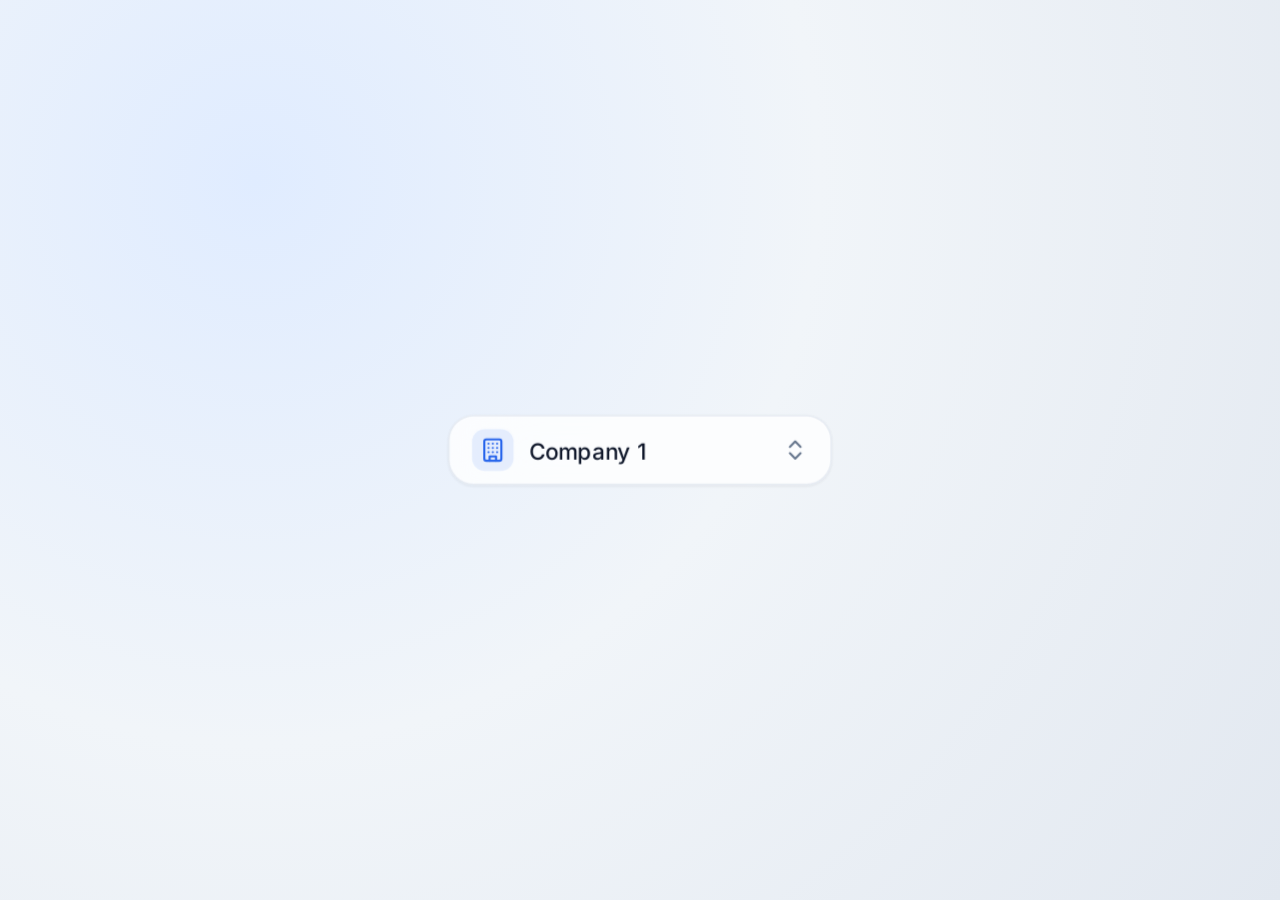
<file: 01-glass-shimmer-company-switcher/index.html>
<!DOCTYPE html>
<html lang="en">
<head>
  <meta charset="UTF-8" />
  <meta name="viewport" content="width=device-width, initial-scale=1.0" />
  <title>Glass Shimmer Company Switcher</title>
  <link rel="stylesheet" href="style.css" />
</head>
<body>
  <div class="showcase">
    <div class="company-switcher" id="companySwitcher">
      <button
        class="glass-shimmer-btn"
        id="switcherBtn"
        type="button"
        role="combobox"
        aria-expanded="false"
        aria-haspopup="listbox"
        aria-label="Select company"
        style="--shimmer-color: 37, 99, 235;"
      >
        <span class="btn-content">
          <span class="company-icon" aria-hidden="true">
            <svg width="16" height="16" viewBox="0 0 24 24" fill="none" stroke="currentColor" stroke-width="2" stroke-linecap="round" stroke-linejoin="round">
              <rect x="4" y="2" width="16" height="20" rx="2" ry="2"></rect>
              <path d="M9 22v-4h6v4"></path>
              <path d="M8 6h.01"></path>
              <path d="M16 6h.01"></path>
              <path d="M12 6h.01"></path>
              <path d="M12 10h.01"></path>
              <path d="M12 14h.01"></path>
              <path d="M16 10h.01"></path>
              <path d="M16 14h.01"></path>
              <path d="M8 10h.01"></path>
              <path d="M8 14h.01"></path>
            </svg>
          </span>
          <span class="company-name" id="selectedCompany">Company 1</span>
        </span>

        <svg class="chevron-icon" width="16" height="16" viewBox="0 0 24 24" fill="none" stroke="currentColor" stroke-width="2" stroke-linecap="round" stroke-linejoin="round" aria-hidden="true">
          <path d="m7 15 5 5 5-5"></path>
          <path d="m7 9 5-5 5 5"></path>
        </svg>
      </button>

      <ul class="company-menu" id="companyMenu" role="listbox" aria-label="Available companies">
        <li class="company-option is-selected" role="option" aria-selected="true" data-value="Company 1">
          <span>Company 1</span>
          <span class="check">✓</span>
        </li>
        <li class="company-option" role="option" aria-selected="false" data-value="Company 2">
          <span>Company 2</span>
          <span class="check">✓</span>
        </li>
        <li class="company-option" role="option" aria-selected="false" data-value="Company 3">
          <span>Company 3</span>
          <span class="check">✓</span>
        </li>
      </ul>
    </div>
  </div>

  <script src="script.js"></script>
</body>
</html>
</file>
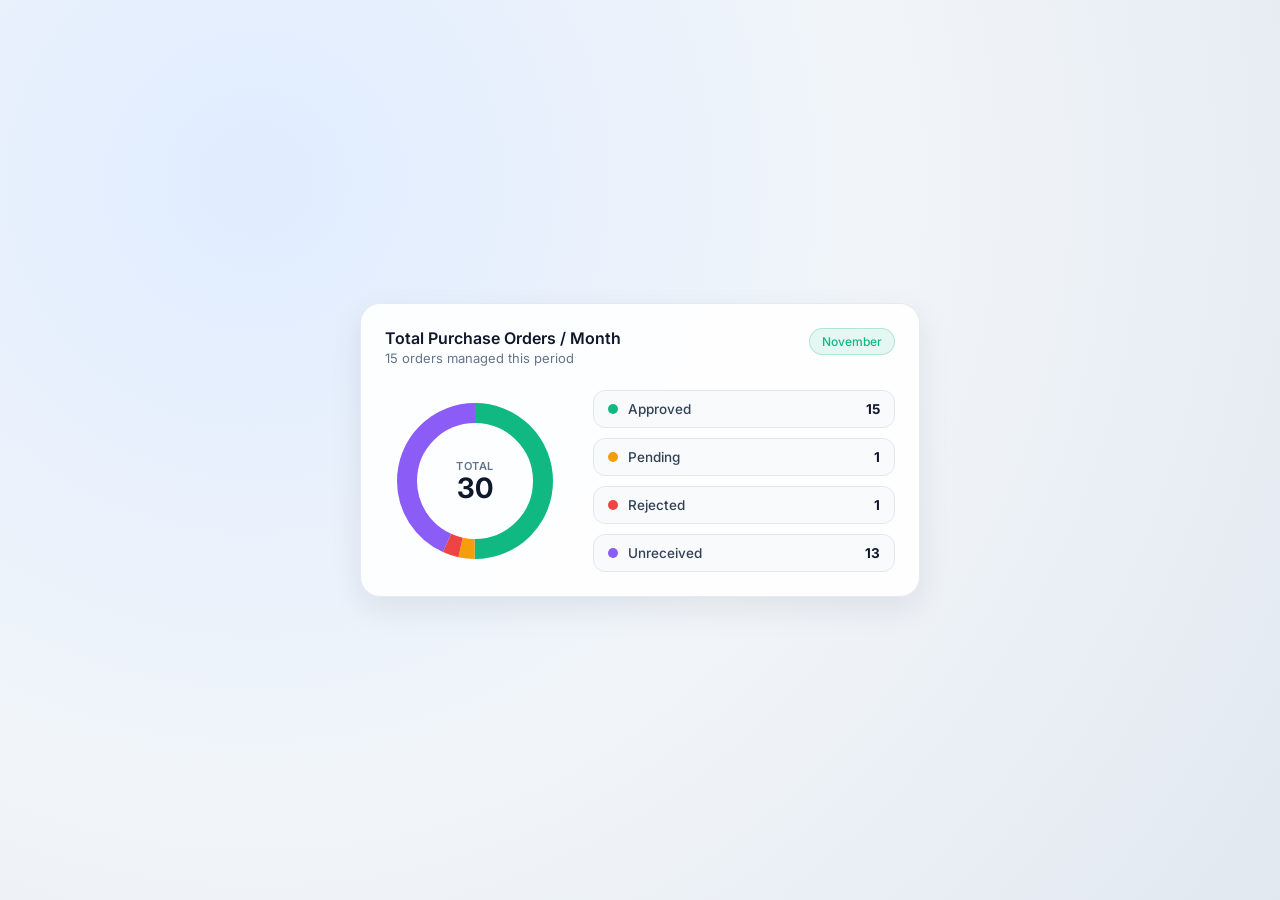
<file: 02-interactive-svg-donut-chart/index.html>
<!DOCTYPE html>
<html lang="en">
<head>
  <meta charset="UTF-8" />
  <meta name="viewport" content="width=device-width, initial-scale=1.0" />
  <title>Interactive Donut Chart Card</title>
  <link rel="stylesheet" href="style.css" />
</head>
<body>
  <div class="card">
    <div class="card-header">
      <div>
        <h2 class="card-title">Total Purchase Orders / Month</h2>
        <p class="card-subtitle">15 orders managed this period</p>
      </div>
      <span class="period-badge">November</span>
    </div>

    <div class="chart-layout">
      <div class="donut-wrapper">
        <svg class="donut-svg" viewBox="0 0 180 180">
          <circle class="donut-track" cx="90" cy="90" r="68" />
          <circle class="donut-segment" data-status="approved" cx="90" cy="90" r="68" stroke="#10b981" />
          <circle class="donut-segment" data-status="pending" cx="90" cy="90" r="68" stroke="#f59e0b" />
          <circle class="donut-segment" data-status="rejected" cx="90" cy="90" r="68" stroke="#ef4444" />
          <circle class="donut-segment" data-status="unreceived" cx="90" cy="90" r="68" stroke="#8b5cf6" />
        </svg>
        <div class="donut-center">
          <span class="center-label" id="centerLabel">TOTAL</span>
          <span class="center-value" id="centerValue">30</span>
        </div>
      </div>

      <div class="status-list">
        <div class="status-item" data-status="approved" data-count="15" data-label="Approved">
          <span class="status-left">
            <span class="dot" style="background: #10b981;"></span>
            <span>Approved</span>
          </span>
          <span class="status-count">15</span>
        </div>

        <div class="status-item" data-status="pending" data-count="1" data-label="Pending">
          <span class="status-left">
            <span class="dot" style="background: #f59e0b;"></span>
            <span>Pending</span>
          </span>
          <span class="status-count">1</span>
        </div>

        <div class="status-item" data-status="rejected" data-count="1" data-label="Rejected">
          <span class="status-left">
            <span class="dot" style="background: #ef4444;"></span>
            <span>Rejected</span>
          </span>
          <span class="status-count">1</span>
        </div>

        <div class="status-item" data-status="unreceived" data-count="13" data-label="Unreceived">
          <span class="status-left">
            <span class="dot" style="background: #8b5cf6;"></span>
            <span>Unreceived</span>
          </span>
          <span class="status-count">13</span>
        </div>
      </div>
    </div>
  </div>

  <script src="script.js"></script>
</body>
</html>
</file>
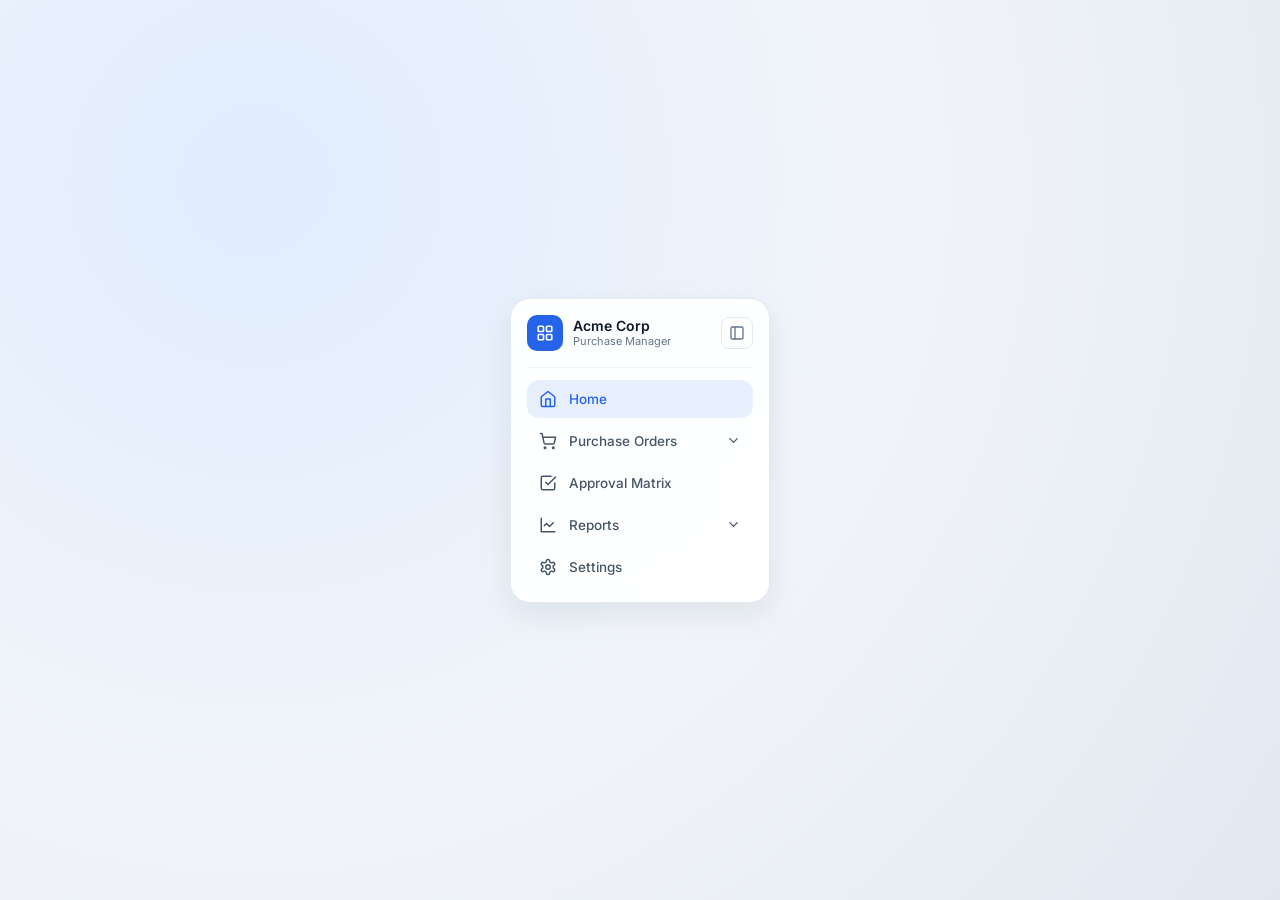
<file: 03-collapsible-saas-sidebar/index.html>
<!DOCTYPE html>
<html lang="en">
<head>
  <meta charset="UTF-8" />
  <meta name="viewport" content="width=device-width, initial-scale=1.0" />
  <title>Collapsible SaaS Sidebar</title>
  <link rel="stylesheet" href="style.css" />
</head>
<body>
  <aside class="sidebar" id="sidebar">
    <div class="sidebar-header">
      <div class="brand">
        <div class="brand-logo">
          <svg width="18" height="18" viewBox="0 0 24 24" fill="none" stroke="currentColor" stroke-width="2.2" stroke-linecap="round" stroke-linejoin="round">
            <rect x="3" y="3" width="7" height="7" rx="1"></rect>
            <rect x="14" y="3" width="7" height="7" rx="1"></rect>
            <rect x="14" y="14" width="7" height="7" rx="1"></rect>
            <rect x="3" y="14" width="7" height="7" rx="1"></rect>
          </svg>
        </div>
        <div class="brand-text">
          <span class="brand-name">Acme Corp</span>
          <span class="brand-sub">Purchase Manager</span>
        </div>
      </div>

      <button class="collapse-btn" id="collapseBtn" type="button" aria-label="Toggle sidebar">
        <svg width="16" height="16" viewBox="0 0 24 24" fill="none" stroke="currentColor" stroke-width="2" stroke-linecap="round" stroke-linejoin="round">
          <rect x="3" y="3" width="18" height="18" rx="2"></rect>
          <path d="M9 3v18"></path>
        </svg>
      </button>
    </div>

    <nav class="nav-list" aria-label="Main navigation">
      <a href="#" class="nav-item is-active" data-nav>
        <svg class="nav-icon" width="18" height="18" viewBox="0 0 24 24" fill="none" stroke="currentColor" stroke-width="2" stroke-linecap="round" stroke-linejoin="round">
          <path d="m3 9 9-7 9 7v11a2 2 0 0 1-2 2H5a2 2 0 0 1-2-2z"></path>
          <polyline points="9 22 9 12 15 12 15 22"></polyline>
        </svg>
        <span class="nav-label">Home</span>
      </a>

      <div class="nav-group">
        <button class="nav-item has-sub" type="button" data-submenu-toggle aria-expanded="false">
          <svg class="nav-icon" width="18" height="18" viewBox="0 0 24 24" fill="none" stroke="currentColor" stroke-width="2" stroke-linecap="round" stroke-linejoin="round">
            <circle cx="8" cy="21" r="1"></circle>
            <circle cx="19" cy="21" r="1"></circle>
            <path d="M2.05 2.05h2l2.66 12.42a2 2 0 0 0 2 1.58h9.78a2 2 0 0 0 1.95-1.57l1.65-7.43H5.12"></path>
          </svg>
          <span class="nav-label">Purchase Orders</span>
          <svg class="chevron" width="15" height="15" viewBox="0 0 24 24" fill="none" stroke="currentColor" stroke-width="2" stroke-linecap="round" stroke-linejoin="round">
            <path d="m6 9 6 6 6-6"></path>
          </svg>
        </button>
        <div class="submenu">
          <a href="#" class="sub-item" data-nav>All Orders</a>
          <a href="#" class="sub-item" data-nav>Pending Approval</a>
          <a href="#" class="sub-item" data-nav>Create New</a>
        </div>
      </div>

      <a href="#" class="nav-item" data-nav>
        <svg class="nav-icon" width="18" height="18" viewBox="0 0 24 24" fill="none" stroke="currentColor" stroke-width="2" stroke-linecap="round" stroke-linejoin="round">
          <path d="M9 11l3 3L22 4"></path>
          <path d="M21 12v7a2 2 0 0 1-2 2H5a2 2 0 0 1-2-2V5a2 2 0 0 1 2-2h11"></path>
        </svg>
        <span class="nav-label">Approval Matrix</span>
      </a>

      <div class="nav-group">
        <button class="nav-item has-sub" type="button" data-submenu-toggle aria-expanded="false">
          <svg class="nav-icon" width="18" height="18" viewBox="0 0 24 24" fill="none" stroke="currentColor" stroke-width="2" stroke-linecap="round" stroke-linejoin="round">
            <path d="M3 3v18h18"></path>
            <path d="m19 9-5 5-4-4-3 3"></path>
          </svg>
          <span class="nav-label">Reports</span>
          <svg class="chevron" width="15" height="15" viewBox="0 0 24 24" fill="none" stroke="currentColor" stroke-width="2" stroke-linecap="round" stroke-linejoin="round">
            <path d="m6 9 6 6 6-6"></path>
          </svg>
        </button>
        <div class="submenu">
          <a href="#" class="sub-item" data-nav>Monthly Summary</a>
          <a href="#" class="sub-item" data-nav>Cost Centers</a>
        </div>
      </div>

      <a href="#" class="nav-item" data-nav>
        <svg class="nav-icon" width="18" height="18" viewBox="0 0 24 24" fill="none" stroke="currentColor" stroke-width="2" stroke-linecap="round" stroke-linejoin="round">
          <path d="M12.22 2h-.44a2 2 0 0 0-2 2v.18a2 2 0 0 1-1 1.73l-.43.25a2 2 0 0 1-2 0l-.15-.08a2 2 0 0 0-2.73.73l-.22.38a2 2 0 0 0 .73 2.73l.15.1a2 2 0 0 1 1 1.72v.51a2 2 0 0 1-1 1.74l-.15.09a2 2 0 0 0-.73 2.73l.22.38a2 2 0 0 0 2.73.73l.15-.08a2 2 0 0 1 2 0l.43.25a2 2 0 0 1 1 1.73V20a2 2 0 0 0 2 2h.44a2 2 0 0 0 2-2v-.18a2 2 0 0 1 1-1.73l.43-.25a2 2 0 0 1 2 0l.15.08a2 2 0 0 0 2.73-.73l.22-.39a2 2 0 0 0-.73-2.73l-.15-.08a2 2 0 0 1-1-1.74v-.5a2 2 0 0 1 1-1.74l.15-.09a2 2 0 0 0 .73-2.73l-.22-.38a2 2 0 0 0-2.73-.73l-.15.08a2 2 0 0 1-2 0l-.43-.25a2 2 0 0 1-1-1.73V4a2 2 0 0 0-2-2z"></path>
          <circle cx="12" cy="12" r="3"></circle>
        </svg>
        <span class="nav-label">Settings</span>
      </a>
    </nav>
  </aside>

  <script src="script.js"></script>
</body>
</html>
</file>
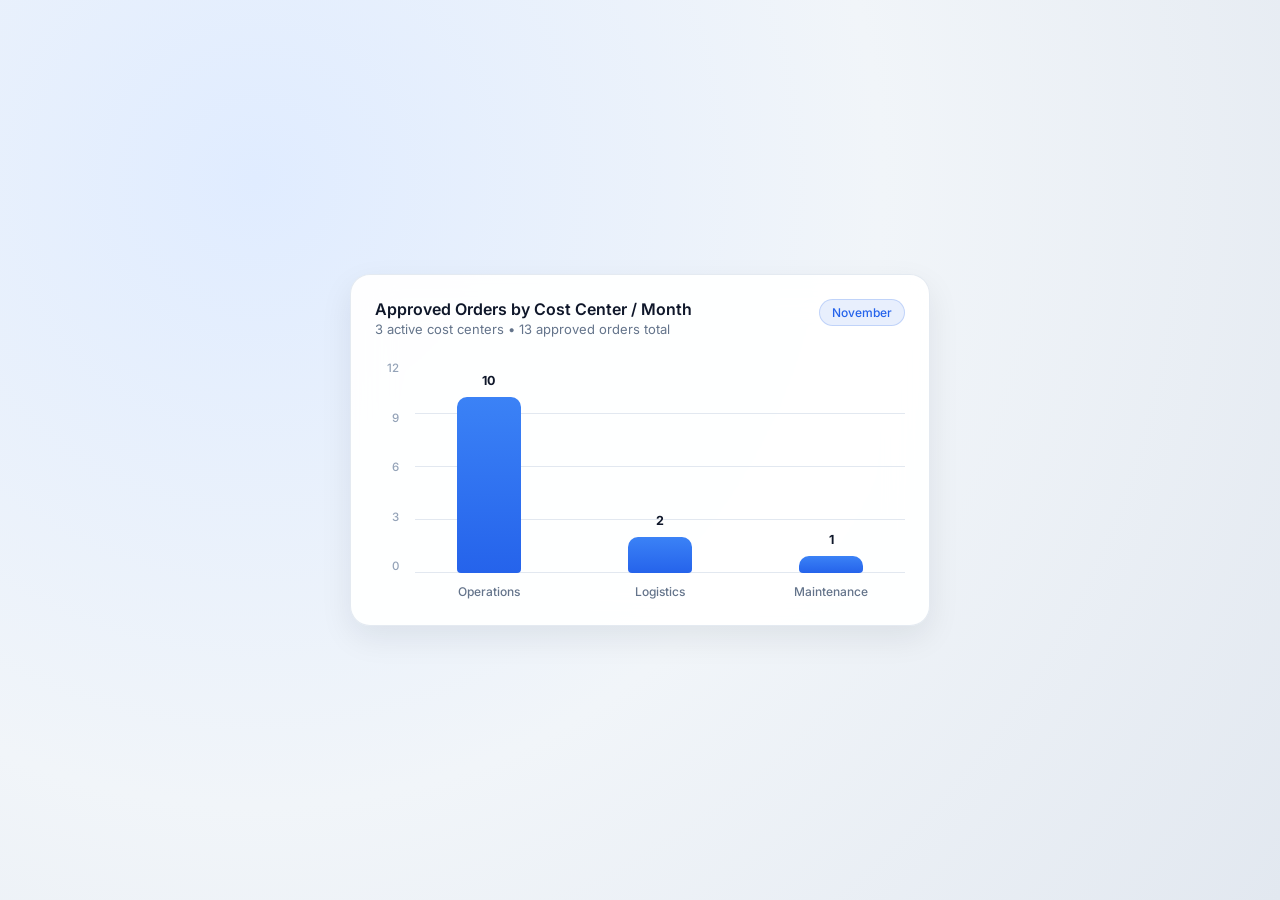
<file: 04-interactive-saas-bar-chart/index.html>
<!DOCTYPE html>
<html lang="en">
<head>
  <meta charset="UTF-8" />
  <meta name="viewport" content="width=device-width, initial-scale=1.0" />
  <title>Interactive SaaS Bar Chart</title>
  <link rel="stylesheet" href="style.css" />
</head>
<body>
  <div class="card">
    <div class="card-header">
      <div>
        <h2 class="card-title">Approved Orders by Cost Center / Month</h2>
        <p class="card-subtitle">3 active cost centers • 13 approved orders total</p>
      </div>
      <span class="badge">November</span>
    </div>

    <div class="chart-area">
      <div class="y-axis">
        <span>12</span>
        <span>9</span>
        <span>6</span>
        <span>3</span>
        <span>0</span>
      </div>

      <div class="bars-grid" id="barsGrid">
        <div class="bar-col" data-label="Operations" data-value="10">
          <div class="bar-track">
            <div class="bar-fill" style="--target-height: 83%;">
              <span class="bar-value">10</span>
            </div>
          </div>
          <span class="bar-label">Operations</span>
        </div>

        <div class="bar-col" data-label="Logistics" data-value="2">
          <div class="bar-track">
            <div class="bar-fill" style="--target-height: 17%;">
              <span class="bar-value">2</span>
            </div>
          </div>
          <span class="bar-label">Logistics</span>
        </div>

        <div class="bar-col" data-label="Maintenance" data-value="1">
          <div class="bar-track">
            <div class="bar-fill" style="--target-height: 8%;">
              <span class="bar-value">1</span>
            </div>
          </div>
          <span class="bar-label">Maintenance</span>
        </div>
      </div>

      <div class="tooltip" id="tooltip" role="status" aria-hidden="true"></div>
    </div>
  </div>

  <script src="script.js"></script>
</body>
</html>
</file>
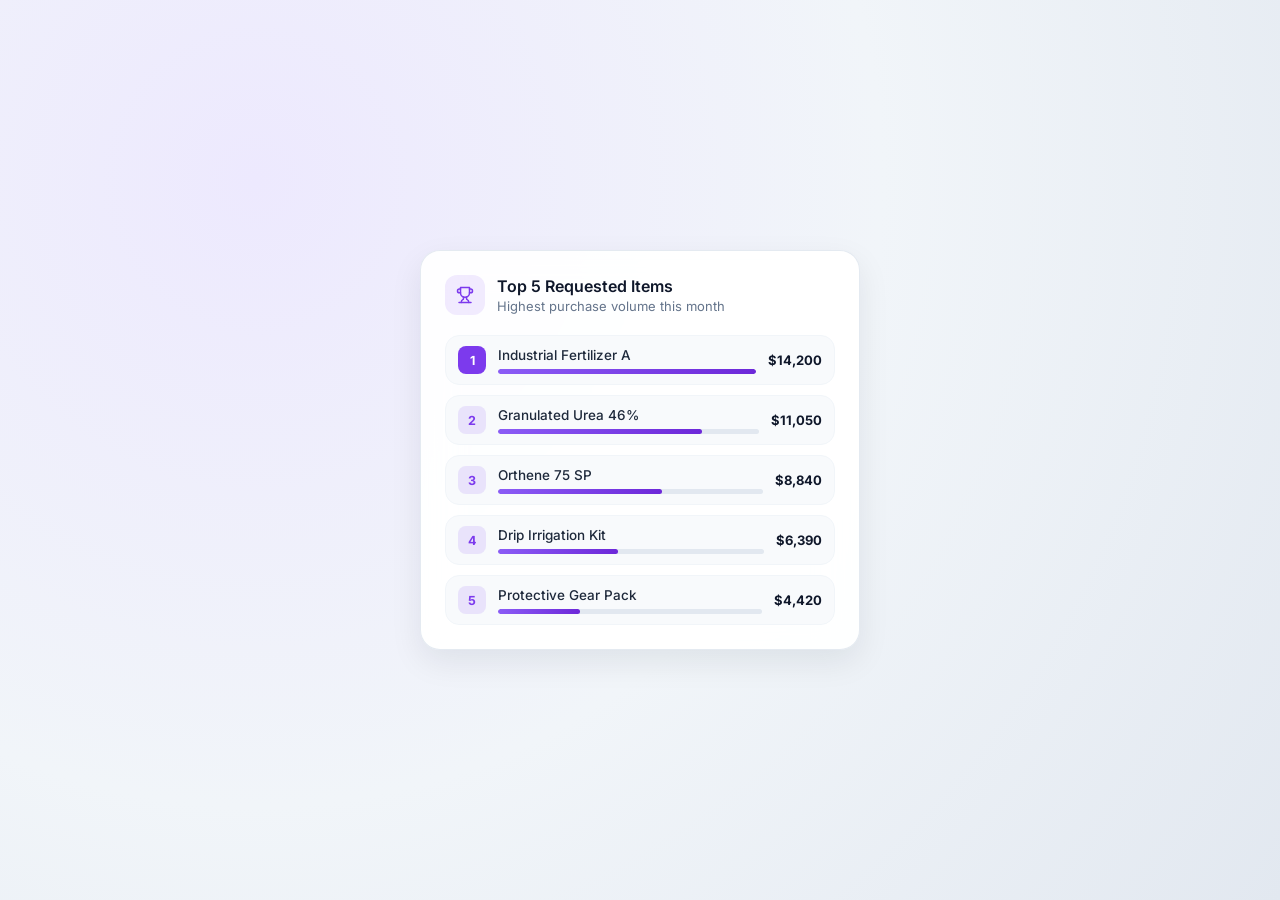
<file: 05-saas-top-5-ranking-card/index.html>
<!DOCTYPE html>
<html lang="en">
<head>
  <meta charset="UTF-8" />
  <meta name="viewport" content="width=device-width, initial-scale=1.0" />
  <title>SaaS Top 5 Ranking Card</title>
  <link rel="stylesheet" href="style.css" />
</head>
<body>
  <div class="card">
    <div class="card-header">
      <div class="header-icon">
        <svg width="18" height="18" viewBox="0 0 24 24" fill="none" stroke="currentColor" stroke-width="2" stroke-linecap="round" stroke-linejoin="round">
          <path d="M6 9H4.5a2.5 2.5 0 0 1 0-5H6"></path>
          <path d="M18 9h1.5a2.5 2.5 0 0 0 0-5H18"></path>
          <path d="M4 22h16"></path>
          <path d="M10 14.66V17c0 .55-.47.98-.97 1.21C7.85 18.75 7 20.24 7 22"></path>
          <path d="M14 14.66V17c0 .55.47.98.97 1.21C16.15 18.75 17 20.24 17 22"></path>
          <path d="M18 2H6v7a6 6 0 0 0 12 0V2Z"></path>
        </svg>
      </div>
      <div>
        <h2 class="card-title">Top 5 Requested Items</h2>
        <p class="card-subtitle">Highest purchase volume this month</p>
      </div>
    </div>

    <ul class="ranking-list">
      <li class="ranking-item" style="--fill: 100%;">
        <span class="rank-badge">1</span>
        <div class="item-info">
          <span class="item-name">Industrial Fertilizer A</span>
          <div class="progress-track"><div class="progress-bar"></div></div>
        </div>
        <span class="item-value">$14,200</span>
      </li>

      <li class="ranking-item" style="--fill: 78%;">
        <span class="rank-badge">2</span>
        <div class="item-info">
          <span class="item-name">Granulated Urea 46%</span>
          <div class="progress-track"><div class="progress-bar"></div></div>
        </div>
        <span class="item-value">$11,050</span>
      </li>

      <li class="ranking-item" style="--fill: 62%;">
        <span class="rank-badge">3</span>
        <div class="item-info">
          <span class="item-name">Orthene 75 SP</span>
          <div class="progress-track"><div class="progress-bar"></div></div>
        </div>
        <span class="item-value">$8,840</span>
      </li>

      <li class="ranking-item" style="--fill: 45%;">
        <span class="rank-badge">4</span>
        <div class="item-info">
          <span class="item-name">Drip Irrigation Kit</span>
          <div class="progress-track"><div class="progress-bar"></div></div>
        </div>
        <span class="item-value">$6,390</span>
      </li>

      <li class="ranking-item" style="--fill: 31%;">
        <span class="rank-badge">5</span>
        <div class="item-info">
          <span class="item-name">Protective Gear Pack</span>
          <div class="progress-track"><div class="progress-bar"></div></div>
        </div>
        <span class="item-value">$4,420</span>
      </li>
    </ul>
  </div>

  <script src="script.js"></script>
</body>
</html>
</file>
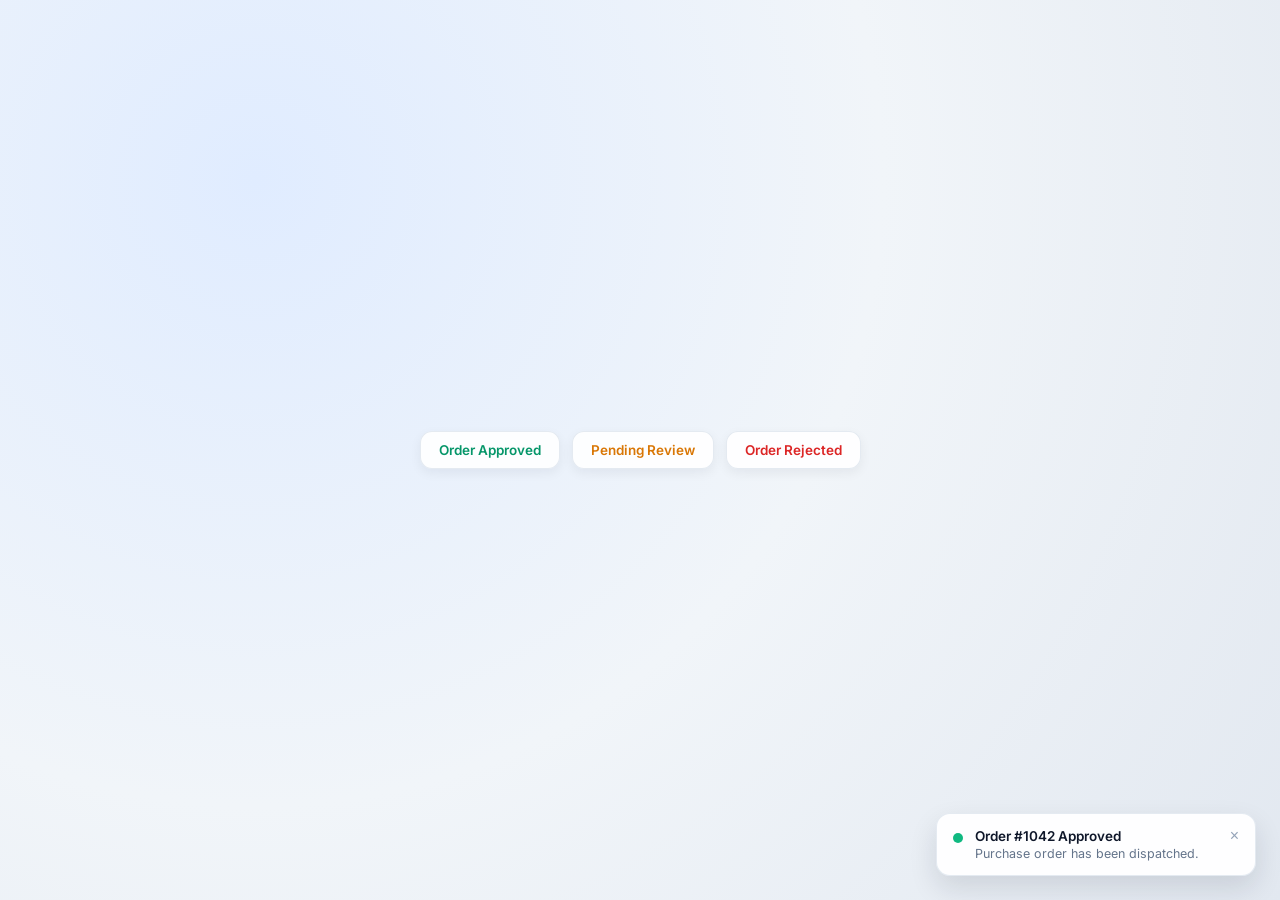
<file: 06-saas-toast-notification-stack/index.html>
<!DOCTYPE html>
<html lang="en">
<head>
  <meta charset="UTF-8" />
  <meta name="viewport" content="width=device-width, initial-scale=1.0" />
  <title>SaaS Toast Notification Stack</title>
  <link rel="stylesheet" href="style.css" />
</head>
<body>
  <div class="controls">
    <button class="trigger-btn is-success" data-type="success">Order Approved</button>
    <button class="trigger-btn is-warning" data-type="warning">Pending Review</button>
    <button class="trigger-btn is-error" data-type="error">Order Rejected</button>
  </div>

  <div class="toast-container" id="toastContainer" aria-live="polite"></div>

  <script src="script.js"></script>
</body>
</html>
</file>
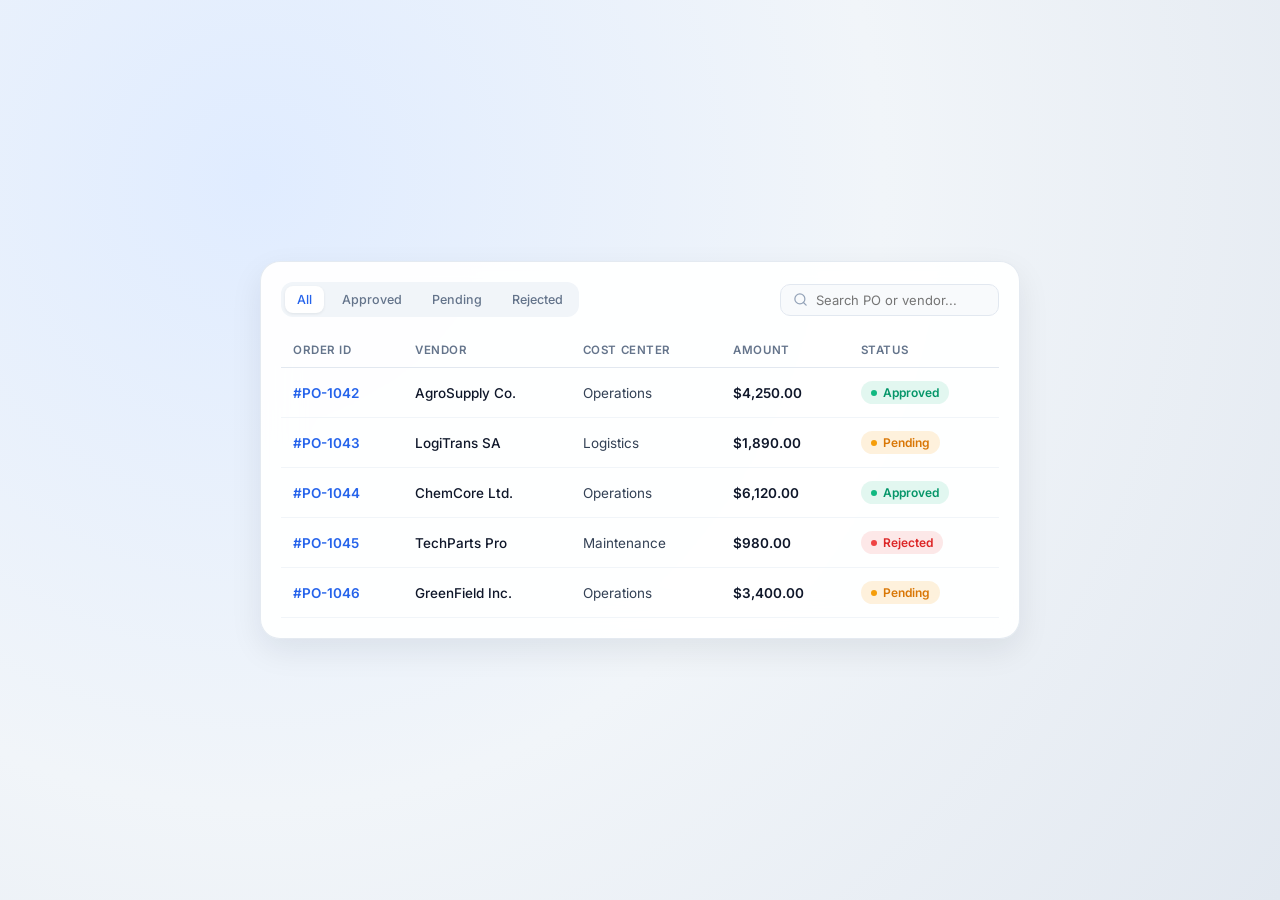
<file: 07-interactive-saas-data-table/index.html>
<!DOCTYPE html>
<html lang="en">
<head>
  <meta charset="UTF-8" />
  <meta name="viewport" content="width=device-width, initial-scale=1.0" />
  <title>Interactive SaaS Data Table</title>
  <link rel="stylesheet" href="style.css" />
</head>
<body>
  <div class="table-card">
    <div class="table-toolbar">
      <div class="filter-pills" id="filterPills">
        <button class="pill is-active" data-filter="all">All</button>
        <button class="pill" data-filter="approved">Approved</button>
        <button class="pill" data-filter="pending">Pending</button>
        <button class="pill" data-filter="rejected">Rejected</button>
      </div>

      <div class="search-box">
        <svg width="15" height="15" viewBox="0 0 24 24" fill="none" stroke="currentColor" stroke-width="2" stroke-linecap="round" stroke-linejoin="round">
          <circle cx="11" cy="11" r="8"></circle>
          <path d="m21 21-4.3-4.3"></path>
        </svg>
        <input type="text" id="searchInput" placeholder="Search PO or vendor..." aria-label="Search orders" />
      </div>
    </div>

    <div class="table-wrap">
      <table>
        <thead>
          <tr>
            <th>Order ID</th>
            <th>Vendor</th>
            <th>Cost Center</th>
            <th>Amount</th>
            <th>Status</th>
          </tr>
        </thead>
        <tbody id="tableBody">
          <tr data-status="approved">
            <td class="mono">#PO-1042</td>
            <td class="vendor">AgroSupply Co.</td>
            <td>Operations</td>
            <td class="amount">$4,250.00</td>
            <td><span class="badge is-approved">Approved</span></td>
          </tr>
          <tr data-status="pending">
            <td class="mono">#PO-1043</td>
            <td class="vendor">LogiTrans SA</td>
            <td>Logistics</td>
            <td class="amount">$1,890.00</td>
            <td><span class="badge is-pending">Pending</span></td>
          </tr>
          <tr data-status="approved">
            <td class="mono">#PO-1044</td>
            <td class="vendor">ChemCore Ltd.</td>
            <td>Operations</td>
            <td class="amount">$6,120.00</td>
            <td><span class="badge is-approved">Approved</span></td>
          </tr>
          <tr data-status="rejected">
            <td class="mono">#PO-1045</td>
            <td class="vendor">TechParts Pro</td>
            <td>Maintenance</td>
            <td class="amount">$980.00</td>
            <td><span class="badge is-rejected">Rejected</span></td>
          </tr>
          <tr data-status="pending">
            <td class="mono">#PO-1046</td>
            <td class="vendor">GreenField Inc.</td>
            <td>Operations</td>
            <td class="amount">$3,400.00</td>
            <td><span class="badge is-pending">Pending</span></td>
          </tr>
        </tbody>
      </table>
      <p class="empty-state" id="emptyState">No matching purchase orders found.</p>
    </div>
  </div>

  <script src="script.js"></script>
</body>
</html>
</file>
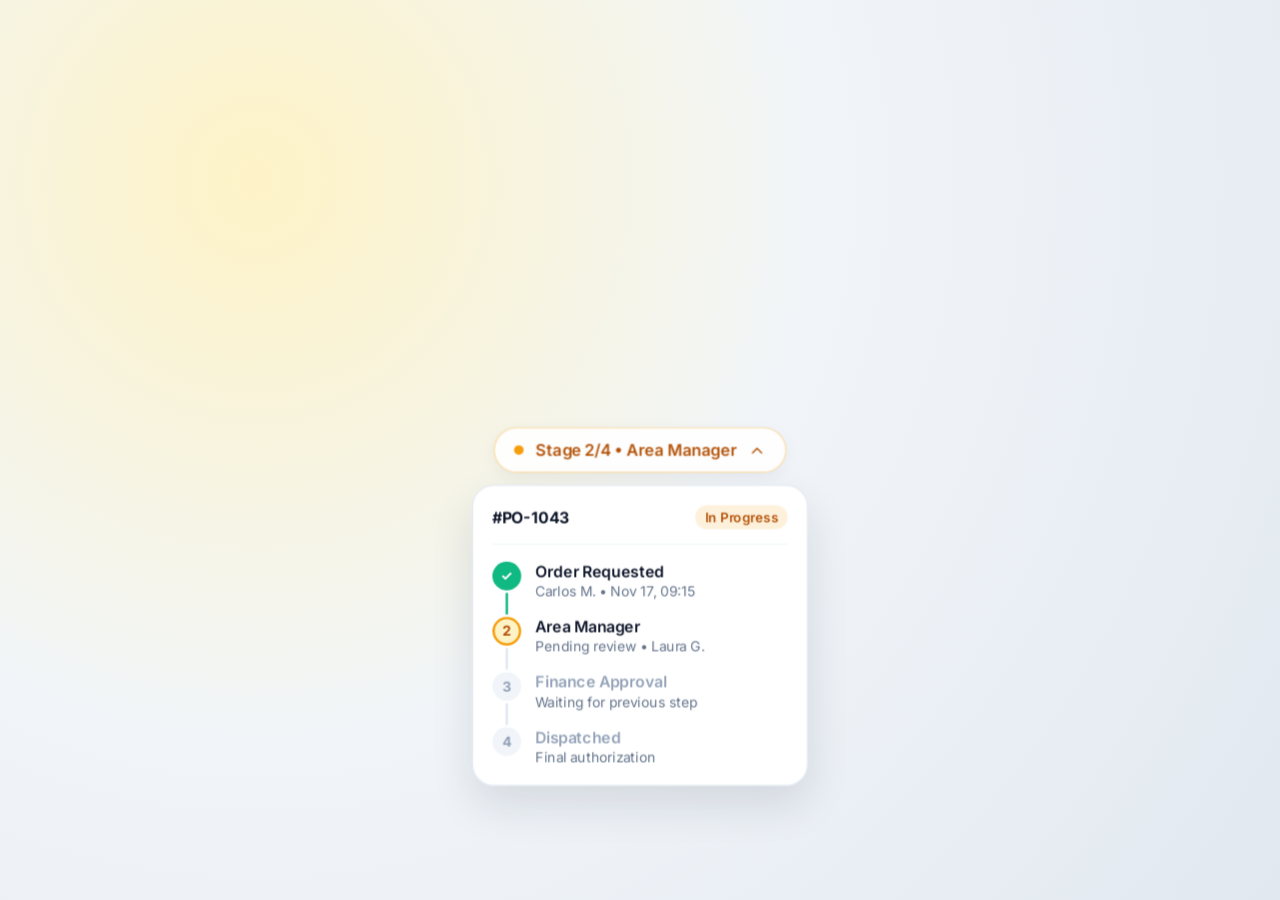
<file: 08-approval-stages-stepper/index.html>
<!DOCTYPE html>
<html lang="en">
<head>
  <meta charset="UTF-8" />
  <meta name="viewport" content="width=device-width, initial-scale=1.0" />
  <title>Approval Stages Stepper</title>
  <link rel="stylesheet" href="style.css" />
</head>
<body>
  <div class="stage-wrapper" id="stageWrapper">
    <button
      class="stage-btn"
      id="stageBtn"
      type="button"
      aria-expanded="false"
      aria-controls="stagePopover"
    >
      <span class="pulse-dot"></span>
      <span class="btn-label">Stage 2/4 • Area Manager</span>
      <svg class="chevron" width="15" height="15" viewBox="0 0 24 24" fill="none" stroke="currentColor" stroke-width="2" stroke-linecap="round" stroke-linejoin="round">
        <path d="m6 9 6 6 6-6"></path>
      </svg>
    </button>

    <div class="stage-popover" id="stagePopover" role="region" aria-label="Approval timeline">
      <div class="popover-header">
        <span class="po-id">#PO-1043</span>
        <span class="po-status">In Progress</span>
      </div>

      <ul class="timeline">
        <li class="step is-done">
          <span class="step-icon">✓</span>
          <div class="step-content">
            <span class="step-title">Order Requested</span>
            <span class="step-meta">Carlos M. • Nov 17, 09:15</span>
          </div>
        </li>

        <li class="step is-current">
          <span class="step-icon">2</span>
          <div class="step-content">
            <span class="step-title">Area Manager</span>
            <span class="step-meta">Pending review • Laura G.</span>
          </div>
        </li>

        <li class="step is-pending">
          <span class="step-icon">3</span>
          <div class="step-content">
            <span class="step-title">Finance Approval</span>
            <span class="step-meta">Waiting for previous step</span>
          </div>
        </li>

        <li class="step is-pending">
          <span class="step-icon">4</span>
          <div class="step-content">
            <span class="step-title">Dispatched</span>
            <span class="step-meta">Final authorization</span>
          </div>
        </li>
      </ul>
    </div>
  </div>

  <script src="script.js"></script>
</body>
</html>
</file>
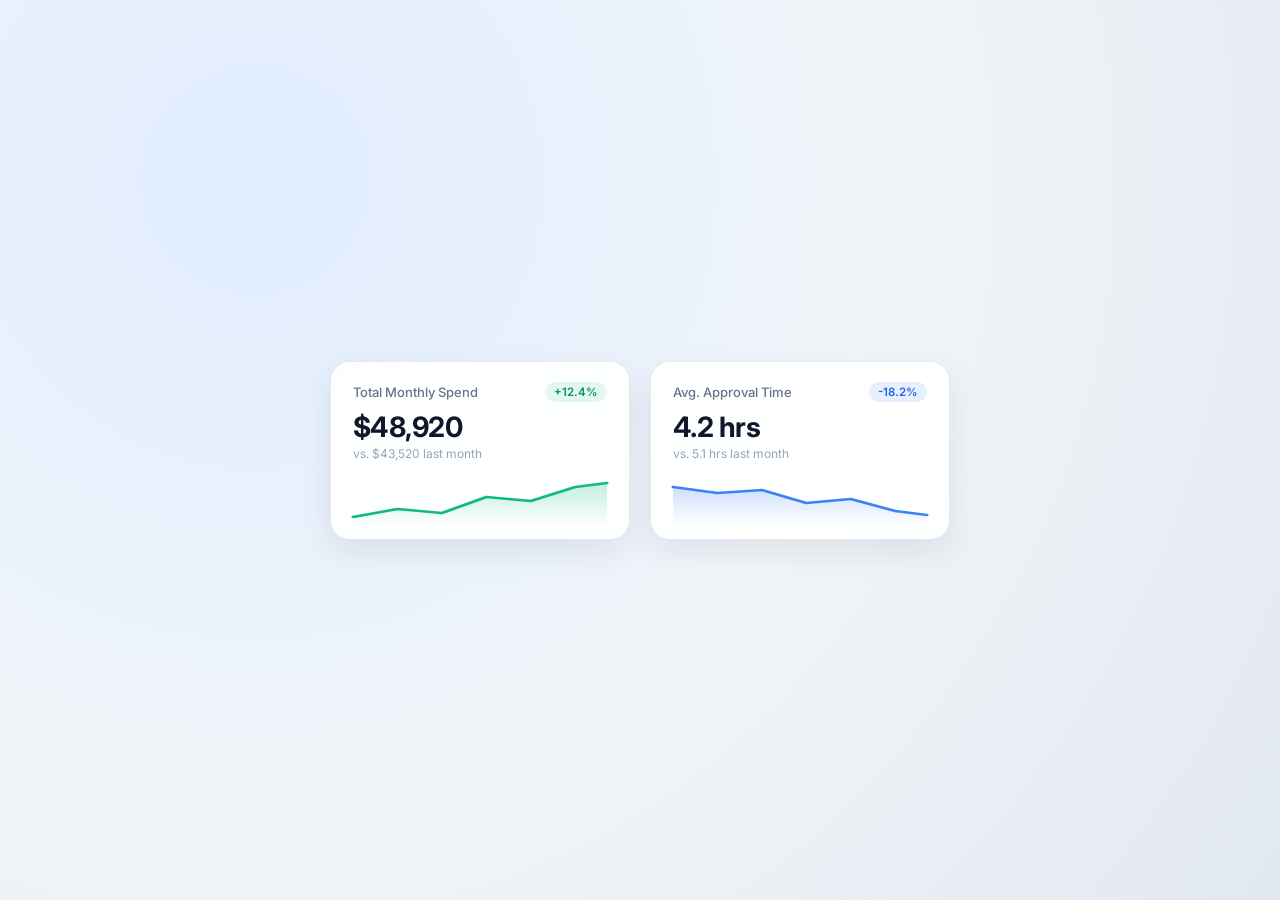
<file: 09-saas-kpi-cards-sparklines/index.html>
<!DOCTYPE html>
<html lang="en">
<head>
  <meta charset="UTF-8" />
  <meta name="viewport" content="width=device-width, initial-scale=1.0" />
  <title>SaaS KPI Cards</title>
  <link rel="stylesheet" href="style.css" />
</head>
<body>
  <div class="kpi-grid">
    <div class="kpi-card">
      <div class="kpi-top">
        <span class="kpi-label">Total Monthly Spend</span>
        <span class="trend is-up">+12.4%</span>
      </div>
      <div class="kpi-value">$48,920</div>
      <div class="kpi-sub">vs. $43,520 last month</div>
      <svg class="sparkline" viewBox="0 0 200 50" preserveAspectRatio="none">
        <defs>
          <linearGradient id="gradGreen" x1="0" y1="0" x2="0" y2="1">
            <stop offset="0%" stop-color="#10b981" stop-opacity="0.25" />
            <stop offset="100%" stop-color="#10b981" stop-opacity="0" />
          </linearGradient>
        </defs>
        <path class="spark-area" d="M0,42 L35,34 L70,38 L105,22 L140,26 L175,12 L200,8 L200,50 L0,50 Z" fill="url(#gradGreen)" />
        <path class="spark-line" d="M0,42 L35,34 L70,38 L105,22 L140,26 L175,12 L200,8" stroke="#10b981" />
      </svg>
    </div>

    <div class="kpi-card">
      <div class="kpi-top">
        <span class="kpi-label">Avg. Approval Time</span>
        <span class="trend is-blue">-18.2%</span>
      </div>
      <div class="kpi-value">4.2 hrs</div>
      <div class="kpi-sub">vs. 5.1 hrs last month</div>
      <svg class="sparkline" viewBox="0 0 200 50" preserveAspectRatio="none">
        <defs>
          <linearGradient id="gradBlue" x1="0" y1="0" x2="0" y2="1">
            <stop offset="0%" stop-color="#3b82f6" stop-opacity="0.25" />
            <stop offset="100%" stop-color="#3b82f6" stop-opacity="0" />
          </linearGradient>
        </defs>
        <path class="spark-area" d="M0,12 L35,18 L70,15 L105,28 L140,24 L175,36 L200,40 L200,50 L0,50 Z" fill="url(#gradBlue)" />
        <path class="spark-line" d="M0,12 L35,18 L70,15 L105,28 L140,24 L175,36 L200,40" stroke="#3b82f6" />
      </svg>
    </div>
  </div>

  <script src="script.js"></script>
</body>
</html>
</file>
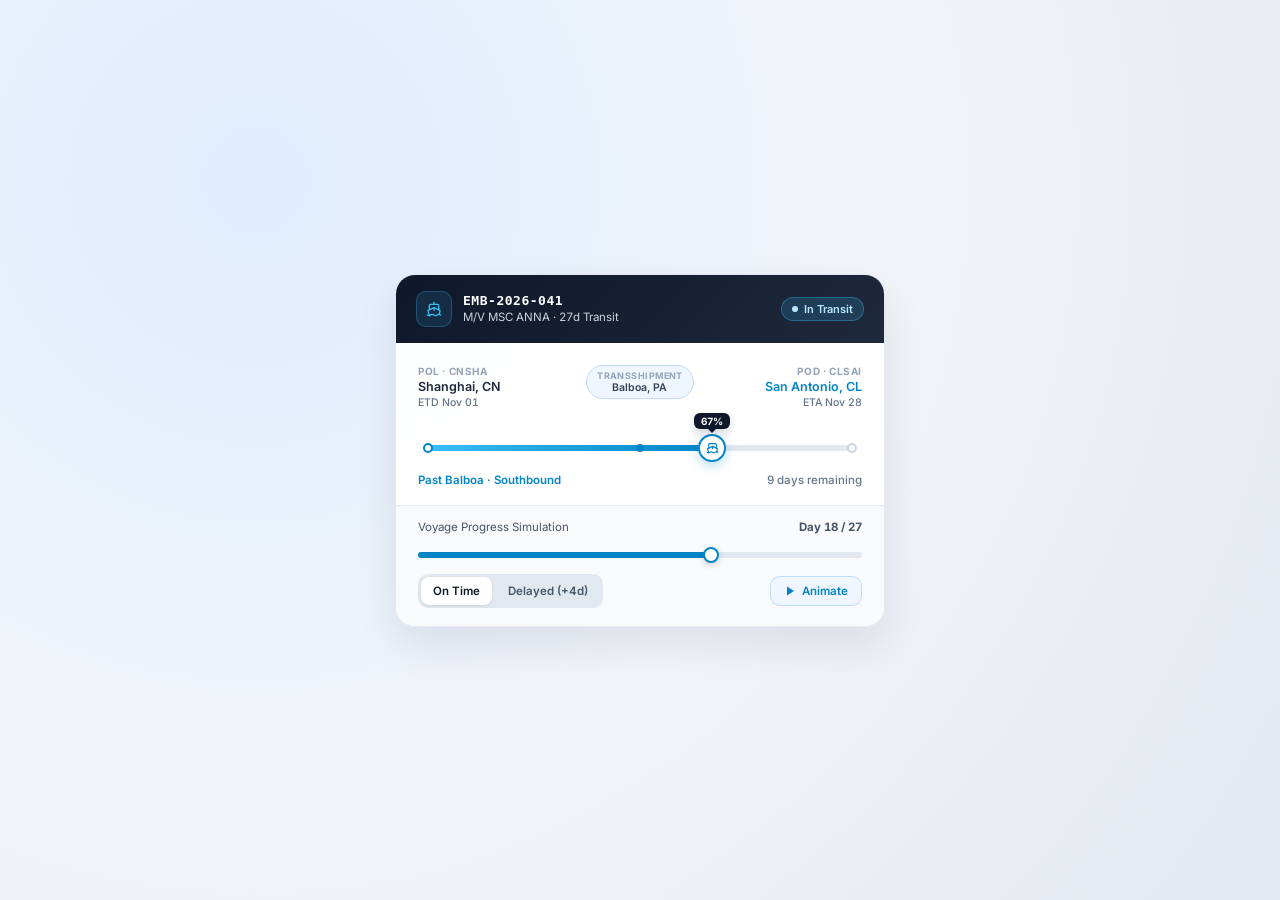
<file: 10-voyage-ship-progress-bar/index.html>
<!DOCTYPE html>
<html lang="en">
<head>
  <meta charset="UTF-8" />
  <meta name="viewport" content="width=device-width, initial-scale=1.0" />
  <title>Voyage Ship Progress Bar</title>
  <link rel="stylesheet" href="style.css" />
</head>
<body>
  <article class="voyage-card" id="voyageCard">
    <header class="card-header">
      <div class="vessel-info">
        <span class="vessel-badge" aria-hidden="true">
          <svg width="16" height="16" viewBox="0 0 24 24" fill="none" stroke="currentColor" stroke-width="2" stroke-linecap="round" stroke-linejoin="round">
            <path d="M2 21c.6.5 1.2 1 2.5 1 2.5 0 2.5-2 5-2 1.3 0 1.9.5 2.5 1 .6.5 1.2 1 2.5 1 2.5 0 2.5-2 5-2 1.3 0 1.9.5 2.5 1"></path>
            <path d="M19.38 20A11.6 11.6 0 0 0 21 14l-9-4-9 4c0 2.9.94 5.34 2.81 7.76"></path>
            <path d="M19 13V7a2 2 0 0 0-2-2H7a2 2 0 0 0-2 2v6"></path>
            <path d="M12 10v4"></path>
            <path d="M12 2v3"></path>
          </svg>
        </span>
        <div>
          <span class="shipment-code">EMB-2026-041</span>
          <span class="vessel-name">M/V MSC ANNA · <span id="transitLabel">27d</span> Transit</span>
        </div>
      </div>

      <span class="status-pill is-transit" id="statusPill">
        <span class="pill-dot"></span>
        <span id="statusText">In Transit</span>
      </span>
    </header>

    <div class="voyage-widget">
      <div class="ports-row">
        <div class="port origin">
          <span class="port-tag">POL · CNSHA</span>
          <span class="port-name">Shanghai, CN</span>
          <span class="port-date">ETD Nov 01</span>
        </div>

        <div class="waypoint-chip" id="waypointChip">
          <span class="waypoint-label">Transshipment</span>
          <span class="waypoint-name">Balboa, PA</span>
        </div>

        <div class="port destination">
          <span class="port-tag">POD · CLSAI</span>
          <span class="port-name">San Antonio, CL</span>
          <span class="port-date" id="etaDate">ETA Nov 28</span>
        </div>
      </div>

      <div class="track-wrap" id="trackWrap">
        <div class="track-bg"></div>
        <div class="track-fill" id="trackFill"></div>
        <div class="port-dot is-start" title="Origin: Shanghai, CN"></div>
        <div class="port-dot is-hub" id="hubDot" title="Waypoint: Balboa, PA"></div>
        <div class="port-dot is-end" id="endDot" title="Destination: San Antonio, CL"></div>

        <div class="ship-marker" id="shipMarker" role="status" aria-live="polite">
          <span class="ship-tooltip" id="shipTooltip">67%</span>
          <svg width="13" height="13" viewBox="0 0 24 24" fill="none" stroke="currentColor" stroke-width="2.2" stroke-linecap="round" stroke-linejoin="round">
            <path d="M2 21c.6.5 1.2 1 2.5 1 2.5 0 2.5-2 5-2 1.3 0 1.9.5 2.5 1 .6.5 1.2 1 2.5 1 2.5 0 2.5-2 5-2 1.3 0 1.9.5 2.5 1"></path>
            <path d="M19.38 20A11.6 11.6 0 0 0 21 14l-9-4-9 4c0 2.9.94 5.34 2.81 7.76"></path>
            <path d="M19 13V7a2 2 0 0 0-2-2H7a2 2 0 0 0-2 2v6"></path>
            <path d="M12 10v4"></path>
          </svg>
        </div>
      </div>

      <div class="meta-row">
        <span class="meta-state" id="metaState">In Navigation</span>
        <span class="meta-days" id="metaDays">9 days remaining</span>
      </div>
    </div>

    <div class="controls-bar">
      <div class="slider-group">
        <label for="daySlider">
          <span>Voyage Progress Simulation</span>
          <strong id="dayLabel">Day 18 / 27</strong>
        </label>
        <input type="range" id="daySlider" min="0" max="27" value="18" aria-label="Voyage day" />
      </div>

      <div class="action-row">
        <div class="mode-pills" id="modePills" role="group" aria-label="Schedule status">
          <button type="button" class="mode-btn is-active" data-mode="transit">On Time</button>
          <button type="button" class="mode-btn" data-mode="delayed">Delayed (+4d)</button>
        </div>
        <button type="button" class="play-btn" id="playBtn">
          <svg id="playIcon" width="12" height="12" viewBox="0 0 24 24" fill="currentColor" aria-hidden="true">
            <polygon points="6 3 20 12 6 21 6 3"></polygon>
          </svg>
          <span id="playLabel">Animate</span>
        </button>
      </div>
    </div>
  </article>

  <script src="script.js"></script>
</body>
</html>
</file>
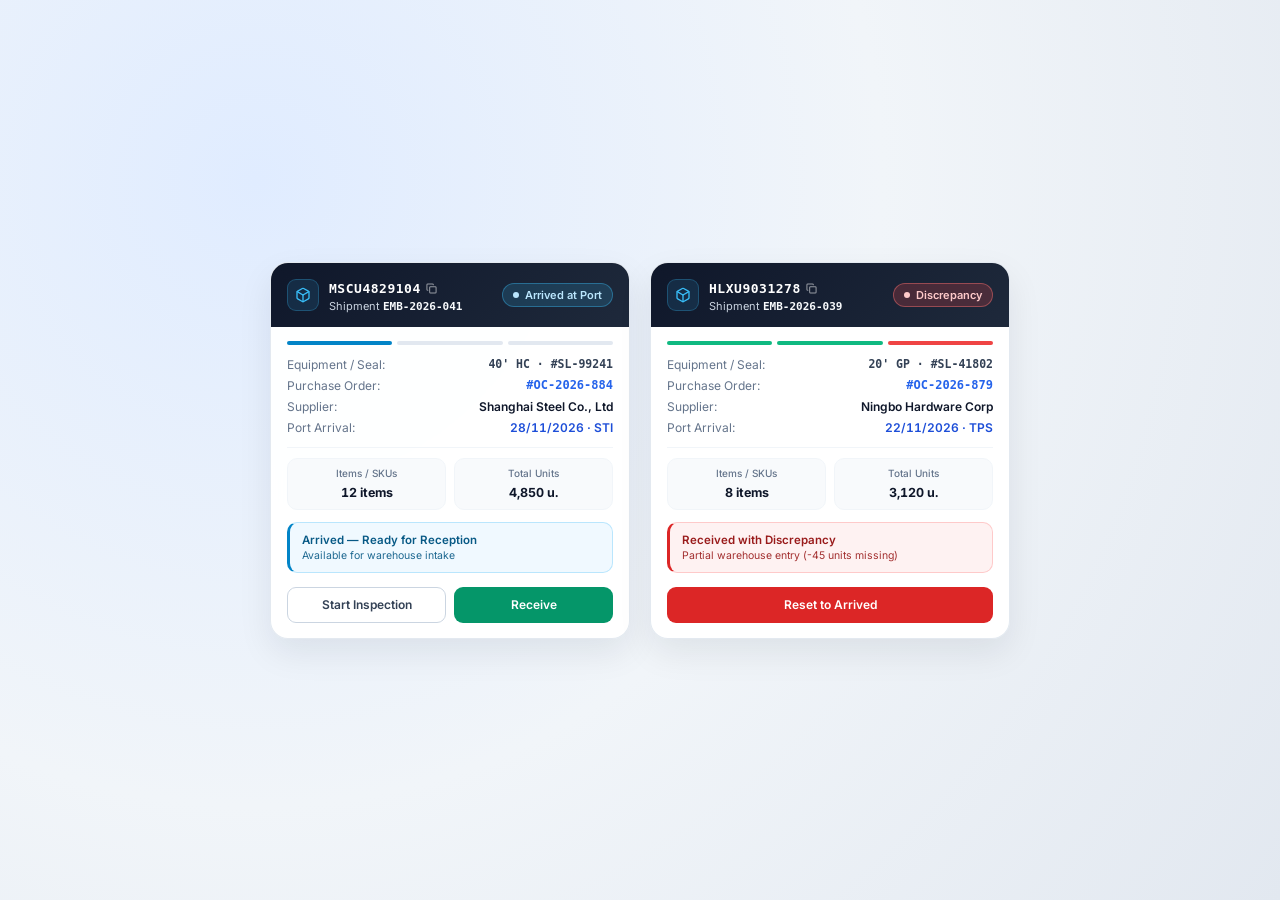
<file: 11-maritime-container-card/index.html>
<!DOCTYPE html>
<html lang="en">
<head>
  <meta charset="UTF-8" />
  <meta name="viewport" content="width=device-width, initial-scale=1.0" />
  <title>Maritime Container Reception Card</title>
  <link rel="stylesheet" href="style.css" />
</head>
<body>
  <div class="cards-grid" id="cardsGrid">
    <article class="container-card" data-state="arrived">
      <header class="card-header">
        <div class="header-left">
          <div class="icon-box" aria-hidden="true">
            <svg width="16" height="16" viewBox="0 0 24 24" fill="none" stroke="currentColor" stroke-width="2" stroke-linecap="round" stroke-linejoin="round">
              <path d="M21 8a2 2 0 0 0-1-1.73l-7-4a2 2 0 0 0-2 0l-7 4A2 2 0 0 0 3 8v8a2 2 0 0 0 1 1.73l7 4a2 2 0 0 0 2 0l7-4A2 2 0 0 0 21 16Z"></path>
              <path d="m3.3 7 8.7 5 8.7-5"></path>
              <path d="M12 22V12"></path>
            </svg>
          </div>
          <div>
            <button type="button" class="container-id copy-trigger" data-copy="MSCU4829104" title="Copy container ID">
              <span>MSCU4829104</span>
              <svg width="11" height="11" viewBox="0 0 24 24" fill="none" stroke="currentColor" stroke-width="2.2" stroke-linecap="round" stroke-linejoin="round">
                <rect width="14" height="14" x="8" y="8" rx="2" ry="2"></rect>
                <path d="M4 16c-1.1 0-2-.9-2-2V4c0-1.1.9-2 2-2h10c1.1 0 2 .9 2 2"></path>
              </svg>
            </button>
            <span class="shipment-sub">Shipment <strong>EMB-2026-041</strong></span>
          </div>
        </div>
        <span class="status-pill is-arrived" data-pill>
          <span class="pill-dot"></span>
          <span class="pill-text">Arrived at Port</span>
        </span>
      </header>

      <div class="card-body">
        <div class="stage-bar" data-stage-bar aria-label="Reception workflow progress">
          <span class="stage-seg is-active"></span>
          <span class="stage-seg"></span>
          <span class="stage-seg"></span>
        </div>

        <dl class="meta-list">
          <div><dt>Equipment / Seal:</dt><dd class="mono-slate">40' HC · #SL-99241</dd></div>
          <div><dt>Purchase Order:</dt><dd class="mono-blue">#OC-2026-884</dd></div>
          <div><dt>Supplier:</dt><dd class="strong">Shanghai Steel Co., Ltd</dd></div>
          <div><dt>Port Arrival:</dt><dd class="eta">28/11/2026 · STI</dd></div>
        </dl>

        <div class="cargo-metrics">
          <div class="metric-box">
            <span class="metric-label">Items / SKUs</span>
            <strong class="metric-value">12 items</strong>
          </div>
          <div class="metric-box">
            <span class="metric-label">Total Units</span>
            <strong class="metric-value">4,850 u.</strong>
          </div>
        </div>

        <div class="status-banner is-arrived" data-banner>
          <strong class="banner-title">Arrived — Ready for Reception</strong>
          <span class="banner-sub">Available for warehouse intake</span>
        </div>
      </div>

      <footer class="card-footer" data-footer>
        <button type="button" class="btn btn-outline" data-action="inspect">Start Inspection</button>
        <button type="button" class="btn btn-primary" data-action="receive">Receive</button>
      </footer>
    </article>

    <article class="container-card" data-state="discrepancy">
      <header class="card-header">
        <div class="header-left">
          <div class="icon-box" aria-hidden="true">
            <svg width="16" height="16" viewBox="0 0 24 24" fill="none" stroke="currentColor" stroke-width="2" stroke-linecap="round" stroke-linejoin="round">
              <path d="M21 8a2 2 0 0 0-1-1.73l-7-4a2 2 0 0 0-2 0l-7 4A2 2 0 0 0 3 8v8a2 2 0 0 0 1 1.73l7 4a2 2 0 0 0 2 0l7-4A2 2 0 0 0 21 16Z"></path>
              <path d="m3.3 7 8.7 5 8.7-5"></path>
              <path d="M12 22V12"></path>
            </svg>
          </div>
          <div>
            <button type="button" class="container-id copy-trigger" data-copy="HLXU9031278" title="Copy container ID">
              <span>HLXU9031278</span>
              <svg width="11" height="11" viewBox="0 0 24 24" fill="none" stroke="currentColor" stroke-width="2.2" stroke-linecap="round" stroke-linejoin="round">
                <rect width="14" height="14" x="8" y="8" rx="2" ry="2"></rect>
                <path d="M4 16c-1.1 0-2-.9-2-2V4c0-1.1.9-2 2-2h10c1.1 0 2 .9 2 2"></path>
              </svg>
            </button>
            <span class="shipment-sub">Shipment <strong>EMB-2026-039</strong></span>
          </div>
        </div>
        <span class="status-pill is-discrepancy" data-pill>
          <span class="pill-dot"></span>
          <span class="pill-text">Discrepancy</span>
        </span>
      </header>

      <div class="card-body">
        <div class="stage-bar" data-stage-bar aria-label="Reception workflow progress">
          <span class="stage-seg is-done"></span>
          <span class="stage-seg is-done"></span>
          <span class="stage-seg is-error"></span>
        </div>

        <dl class="meta-list">
          <div><dt>Equipment / Seal:</dt><dd class="mono-slate">20' GP · #SL-41802</dd></div>
          <div><dt>Purchase Order:</dt><dd class="mono-blue">#OC-2026-879</dd></div>
          <div><dt>Supplier:</dt><dd class="strong">Ningbo Hardware Corp</dd></div>
          <div><dt>Port Arrival:</dt><dd class="eta">22/11/2026 · TPS</dd></div>
        </dl>

        <div class="cargo-metrics">
          <div class="metric-box">
            <span class="metric-label">Items / SKUs</span>
            <strong class="metric-value">8 items</strong>
          </div>
          <div class="metric-box">
            <span class="metric-label">Total Units</span>
            <strong class="metric-value">3,120 u.</strong>
          </div>
        </div>

        <div class="status-banner is-discrepancy" data-banner>
          <strong class="banner-title">Received with Discrepancy</strong>
          <span class="banner-sub">Partial warehouse entry (-45 units missing)</span>
        </div>
      </div>

      <footer class="card-footer single" data-footer>
        <button type="button" class="btn btn-rose" data-action="reset">Reset to Arrived</button>
      </footer>
    </article>
  </div>

  <script src="script.js"></script>
</body>
</html>
</file>
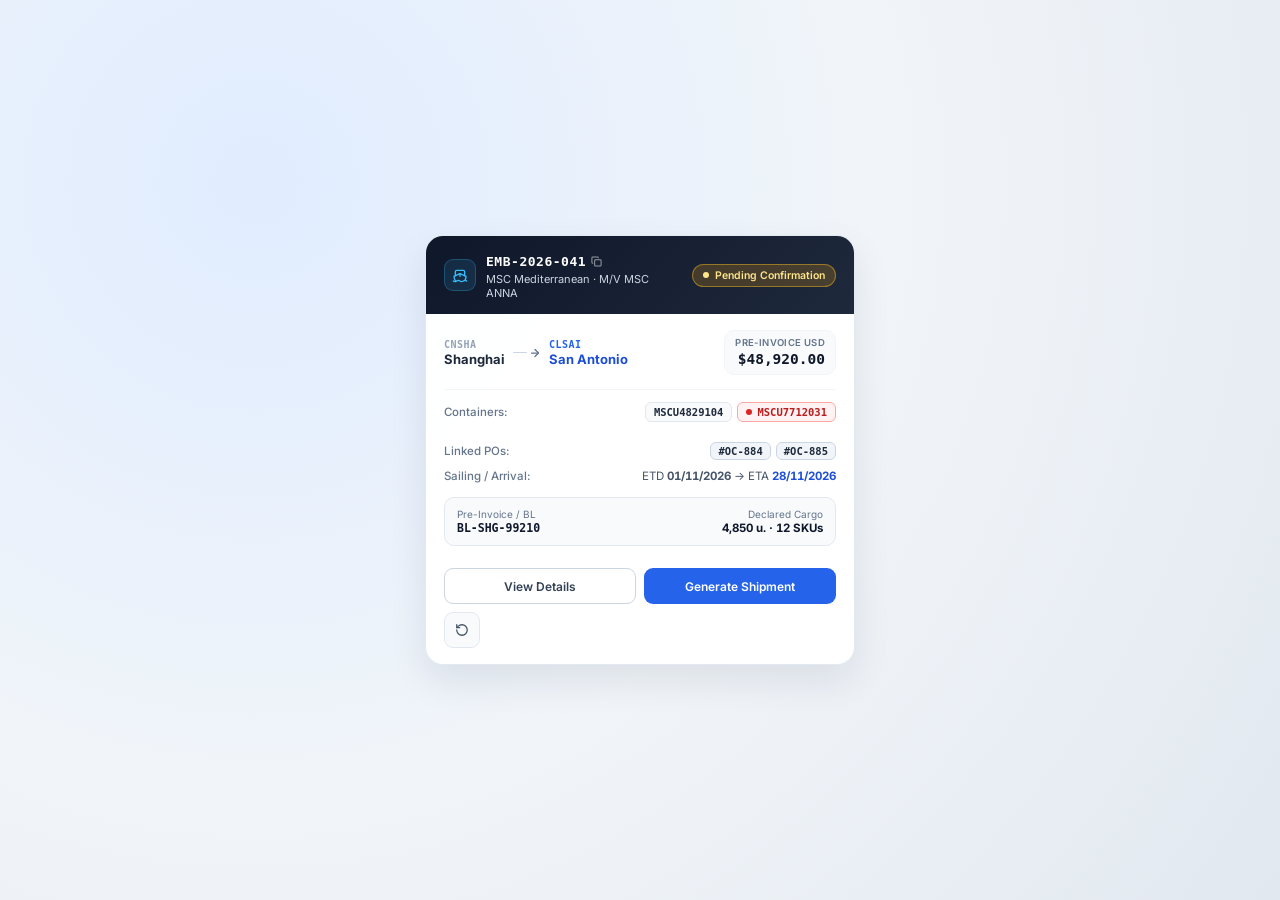
<file: 12-shipment-tracking-card/index.html>
<!DOCTYPE html>
<html lang="en">
<head>
  <meta charset="UTF-8" />
  <meta name="viewport" content="width=device-width, initial-scale=1.0" />
  <title>Shipment Tracking Card</title>
  <link rel="stylesheet" href="style.css" />
</head>
<body>
  <article class="shipment-card" id="shipmentCard">
    <header class="card-header">
      <div class="header-left">
        <div class="ship-icon" aria-hidden="true">
          <svg width="16" height="16" viewBox="0 0 24 24" fill="none" stroke="currentColor" stroke-width="2" stroke-linecap="round" stroke-linejoin="round">
            <path d="M2 21c.6.5 1.2 1 2.5 1 2.5 0 2.5-2 5-2 1.3 0 1.9.5 2.5 1 .6.5 1.2 1 2.5 1 2.5 0 2.5-2 5-2 1.3 0 1.9.5 2.5 1"></path>
            <path d="M19.38 20A11.6 11.6 0 0 0 21 14l-9-4-9 4c0 2.9.94 5.34 2.81 7.76"></path>
            <path d="M19 13V7a2 2 0 0 0-2-2H7a2 2 0 0 0-2 2v6"></path>
            <path d="M12 10v4"></path>
          </svg>
        </div>
        <div>
          <button type="button" class="shipment-code copy-trigger" data-copy="EMB-2026-041" title="Copy shipment code">
            <span>EMB-2026-041</span>
            <svg width="11" height="11" viewBox="0 0 24 24" fill="none" stroke="currentColor" stroke-width="2.2" stroke-linecap="round" stroke-linejoin="round">
              <rect width="14" height="14" x="8" y="8" rx="2" ry="2"></rect>
              <path d="M4 16c-1.1 0-2-.9-2-2V4c0-1.1.9-2 2-2h10c1.1 0 2 .9 2 2"></path>
            </svg>
          </button>
          <span class="shipping-line">MSC Mediterranean · M/V MSC ANNA</span>
        </div>
      </div>

      <span class="status-pill is-pending" id="statusPill">
        <span class="pill-dot"></span>
        <span id="statusText">Pending Confirmation</span>
      </span>
    </header>

    <div class="card-body">
      <div class="route-amount-row">
        <div class="route-box">
          <div class="route-ports">
            <span class="port-code">CNSHA</span>
            <span class="pol">Shanghai</span>
          </div>
          <span class="route-connector" aria-hidden="true">
            <span class="route-line"></span>
            <svg width="12" height="12" viewBox="0 0 24 24" fill="none" stroke="currentColor" stroke-width="2.5" stroke-linecap="round" stroke-linejoin="round">
              <path d="M5 12h14"></path>
              <path d="m12 5 7 7-7 7"></path>
            </svg>
          </span>
          <div class="route-ports">
            <span class="port-code pod-code">CLSAI</span>
            <span class="pod">San Antonio</span>
          </div>
        </div>

        <div class="amount-box">
          <span class="amount-label">Pre-Invoice USD</span>
          <strong class="amount-value">$48,920.00</strong>
        </div>
      </div>

      <div class="details-list">
        <div class="detail-row">
          <span class="detail-label">Containers:</span>
          <div class="chips-group">
            <button type="button" class="chip mono" data-container="ok">MSCU4829104</button>
            <button type="button" class="chip mono is-damaged" data-container="damaged" aria-expanded="false">
              <span class="alert-dot" aria-hidden="true"></span>
              MSCU7712031
            </button>
          </div>
        </div>

        <div class="damage-note" id="damageNote" aria-hidden="true">
          <div class="damage-note-inner">
            <strong>Alert on MSCU7712031:</strong> Minor moisture damage reported on outer crates (-45 u. under claim #CLM-104).
          </div>
        </div>

        <div class="detail-row">
          <span class="detail-label">Linked POs:</span>
          <div class="chips-group">
            <span class="po-badge">#OC-884</span>
            <span class="po-badge">#OC-885</span>
          </div>
        </div>

        <div class="detail-row">
          <span class="detail-label">Sailing / Arrival:</span>
          <span class="dates-text">
            ETD <strong>01/11/2026</strong> → ETA <strong class="eta">28/11/2026</strong>
          </span>
        </div>
      </div>

      <div class="bl-summary">
        <div>
          <span class="bl-label">Pre-Invoice / BL</span>
          <button type="button" class="bl-value mono copy-trigger" data-copy="BL-SHG-99210" title="Copy BL number">
            <span>BL-SHG-99210</span>
          </button>
        </div>
        <div class="right">
          <span class="bl-label">Declared Cargo</span>
          <strong class="bl-value">4,850 u. · 12 SKUs</strong>
        </div>
      </div>

      <div class="allocations-drawer" id="allocationsDrawer" aria-hidden="true">
        <div class="drawer-inner">
          <div class="drawer-title">Cargo Breakdown Preview</div>
          <div class="drawer-row">
            <span class="mono">SKU-1024 · Steel Valve 2"</span>
            <strong>2,400 u.</strong>
          </div>
          <div class="drawer-row">
            <span class="mono">SKU-2088 · Carbon Flange</span>
            <strong>1,650 u.</strong>
          </div>
          <div class="drawer-row">
            <span class="mono">SKU-3310 · Industrial Bolt</span>
            <strong>800 u.</strong>
          </div>
        </div>
      </div>

      <div class="actions-row" id="actionsRow">
        <button type="button" class="btn btn-outline" id="detailsBtn" aria-expanded="false">View Details</button>
        <button type="button" class="btn btn-primary" id="confirmBtn">Generate Shipment</button>
        <button type="button" class="btn btn-reset" id="resetBtn" title="Reset demo" aria-label="Reset demo" hidden>
          <svg width="14" height="14" viewBox="0 0 24 24" fill="none" stroke="currentColor" stroke-width="2.2" stroke-linecap="round" stroke-linejoin="round">
            <path d="M3 12a9 9 0 1 0 9-9 9.75 9.75 0 0 0-6.74 2.74L3 8"></path>
            <path d="M3 3v5h5"></path>
          </svg>
        </button>
      </div>
    </div>
  </article>

  <script src="script.js"></script>
</body>
</html>
</file>
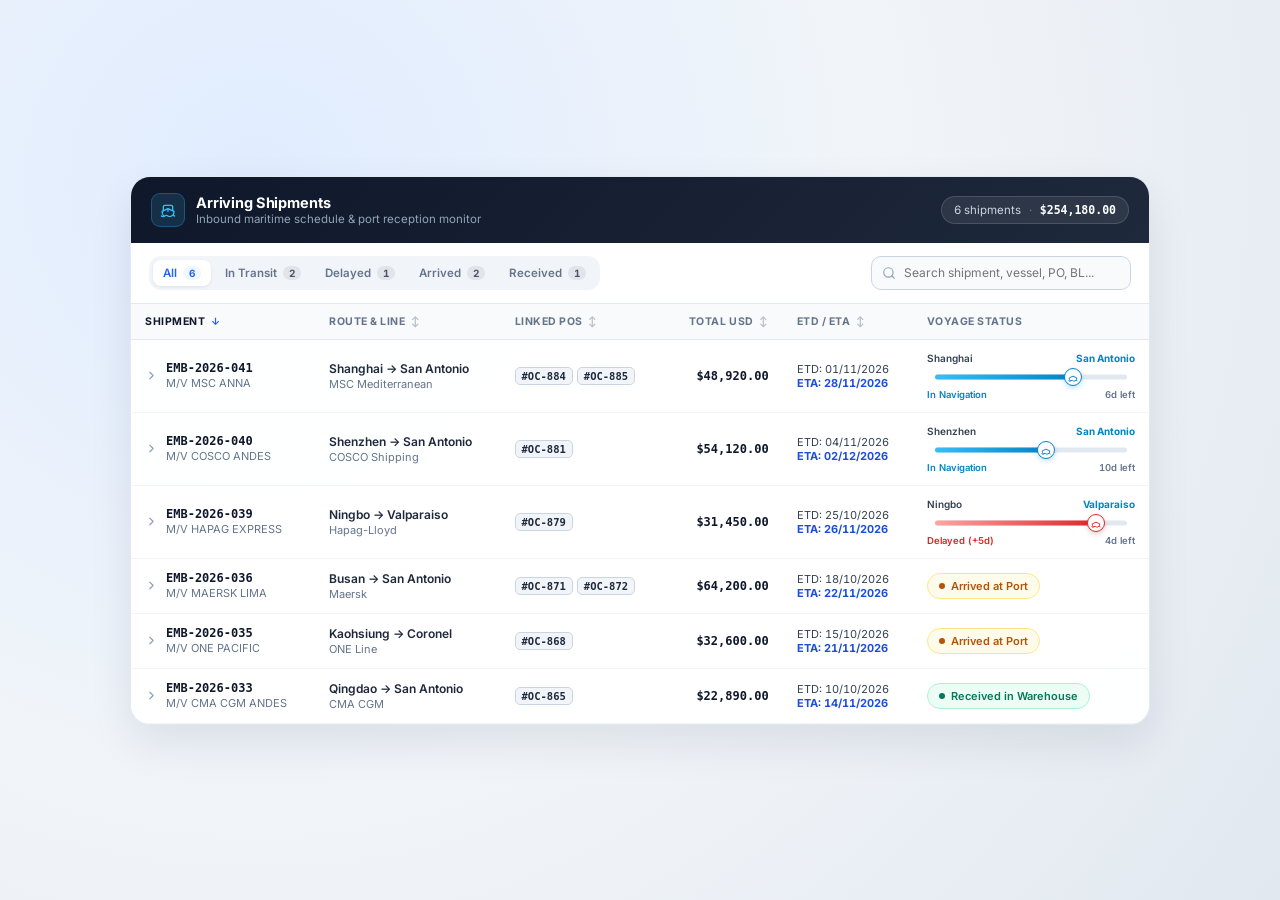
<file: 13-arriving-shipments-table/index.html>
<!DOCTYPE html>
<html lang="en">
<head>
  <meta charset="UTF-8" />
  <meta name="viewport" content="width=device-width, initial-scale=1.0" />
  <title>Arriving Shipments Dashboard Table</title>
  <link rel="stylesheet" href="style.css" />
</head>
<body>
  <section class="board-card" aria-label="Arriving Shipments Dashboard">
    <header class="board-header">
      <div class="board-title-group">
        <span class="board-icon" aria-hidden="true">
          <svg width="16" height="16" viewBox="0 0 24 24" fill="none" stroke="currentColor" stroke-width="2" stroke-linecap="round" stroke-linejoin="round">
            <path d="M2 21c.6.5 1.2 1 2.5 1 2.5 0 2.5-2 5-2 1.3 0 1.9.5 2.5 1 .6.5 1.2 1 2.5 1 2.5 0 2.5-2 5-2 1.3 0 1.9.5 2.5 1"></path>
            <path d="M19.38 20A11.6 11.6 0 0 0 21 14l-9-4-9 4c0 2.9.94 5.34 2.81 7.76"></path>
            <path d="M19 13V7a2 2 0 0 0-2-2H7a2 2 0 0 0-2 2v6"></path>
            <path d="M12 10v4"></path>
          </svg>
        </span>
        <div>
          <h1>Arriving Shipments</h1>
          <p class="board-subtitle">Inbound maritime schedule &amp; port reception monitor</p>
        </div>
      </div>

      <div class="summary-chip" id="summaryChip">
        <span id="summaryCount">6 shipments</span>
        <span class="sep">·</span>
        <strong id="summaryTotal">$254,180.00</strong>
      </div>
    </header>

    <div class="board-toolbar">
      <div class="filter-pills" id="filterPills" role="tablist" aria-label="Filter by shipment status">
        <button type="button" class="pill is-active" data-status="all">All <span class="count" data-count="all">0</span></button>
        <button type="button" class="pill" data-status="transit">In Transit <span class="count" data-count="transit">0</span></button>
        <button type="button" class="pill" data-status="delayed">Delayed <span class="count" data-count="delayed">0</span></button>
        <button type="button" class="pill" data-status="arrived">Arrived <span class="count" data-count="arrived">0</span></button>
        <button type="button" class="pill" data-status="received">Received <span class="count" data-count="received">0</span></button>
      </div>

      <div class="search-box">
        <svg class="search-icon" width="14" height="14" viewBox="0 0 24 24" fill="none" stroke="currentColor" stroke-width="2" stroke-linecap="round" stroke-linejoin="round" aria-hidden="true">
          <circle cx="11" cy="11" r="8"></circle>
          <path d="m21 21-4.3-4.3"></path>
        </svg>
        <input type="text" id="searchInput" placeholder="Search shipment, vessel, PO, BL..." aria-label="Search shipments" />
        <button type="button" class="clear-btn" id="clearSearchBtn" aria-label="Clear search" hidden>
          <svg width="12" height="12" viewBox="0 0 24 24" fill="none" stroke="currentColor" stroke-width="2.4" stroke-linecap="round" stroke-linejoin="round">
            <path d="M18 6 6 18"></path>
            <path d="m6 6 12 12"></path>
          </svg>
        </button>
      </div>
    </div>

    <div class="table-wrap">
      <table>
        <thead>
          <tr>
            <th data-sort="code" class="is-sorted">Shipment <span class="sort-ind">↓</span></th>
            <th data-sort="route">Route &amp; Line <span class="sort-ind">↕</span></th>
            <th data-sort="po">Linked POs <span class="sort-ind">↕</span></th>
            <th data-sort="usd" class="right">Total USD <span class="sort-ind">↕</span></th>
            <th data-sort="eta">ETD / ETA <span class="sort-ind">↕</span></th>
            <th>Voyage Status</th>
          </tr>
        </thead>
        <tbody id="tableBody"></tbody>
      </table>
      <div class="empty-state" id="emptyState">
        <p>No matching shipments found.</p>
        <button type="button" class="reset-filters-btn" id="resetFiltersBtn">Reset filters</button>
      </div>
    </div>
  </section>

  <script src="script.js"></script>
</body>
</html>
</file>
<file: 01-glass-shimmer-company-switcher/style.css>
@import url('https://fonts.googleapis.com/css2?family=Inter:wght@400;500;600&display=swap');

* {
  box-sizing: border-box;
  margin: 0;
  padding: 0;
}

body {
  min-height: 100vh;
  display: grid;
  place-items: center;
  font-family: 'Inter', system-ui, -apple-system, sans-serif;
  background: radial-gradient(circle at 20% 20%, #e0ecff 0%, #f1f5f9 45%, #e2e8f0 100%);
  color: #0f172a;
}

.showcase {
  padding: 2rem;
  transform: scale(1.6);
}

.company-switcher {
  position: relative;
  width: 240px;
}

.glass-shimmer-btn {
  --shimmer-color: 37, 99, 235;
  position: relative;
  overflow: hidden;
  width: 100%;
  height: 44px;
  padding: 8px 14px;
  display: inline-flex;
  align-items: center;
  justify-content: space-between;
  gap: 8px;
  border-radius: 16px;
  border: 1px solid rgba(226, 232, 240, 0.85);
  background: rgba(255, 255, 255, 0.8);
  backdrop-filter: blur(24px);
  -webkit-backdrop-filter: blur(24px);
  box-shadow: 0 1px 2px rgba(15, 23, 42, 0.06);
  color: #0f172a;
  font-family: inherit;
  font-size: 14px;
  font-weight: 500;
  cursor: pointer;
  transition: all 0.3s ease;
}

.glass-shimmer-btn::before {
  content: '';
  position: absolute;
  inset: 0;
  background: linear-gradient(
    110deg,
    transparent 20%,
    rgba(var(--shimmer-color), 0.14) 45%,
    rgba(var(--shimmer-color), 0.22) 50%,
    rgba(var(--shimmer-color), 0.14) 55%,
    transparent 80%
  );
  transform: translateX(-120%);
  transition: transform 0.65s ease;
  pointer-events: none;
}

.glass-shimmer-btn:hover {
  background: rgba(255, 255, 255, 0.98);
  border-color: #cbd5e1;
  box-shadow: 0 6px 16px rgba(15, 23, 42, 0.08);
}

.glass-shimmer-btn:hover::before {
  transform: translateX(120%);
}

.glass-shimmer-btn:focus-visible {
  outline: none;
  box-shadow: 0 0 0 2px rgba(var(--shimmer-color), 0.35);
}

.btn-content {
  display: flex;
  align-items: center;
  gap: 10px;
  min-width: 0;
  flex: 1;
}

.company-icon {
  display: inline-flex;
  align-items: center;
  justify-content: center;
  width: 26px;
  height: 26px;
  border-radius: 8px;
  background: rgba(var(--shimmer-color), 0.1);
  color: rgb(var(--shimmer-color));
  flex-shrink: 0;
}

.company-name {
  white-space: nowrap;
  overflow: hidden;
  text-overflow: ellipsis;
}

.chevron-icon {
  color: #64748b;
  flex-shrink: 0;
  transition: transform 0.25s ease;
}

.company-switcher.is-open .chevron-icon {
  transform: rotate(180deg);
}

.company-menu {
  position: absolute;
  top: calc(100% + 8px);
  left: 0;
  right: 0;
  list-style: none;
  padding: 6px;
  border-radius: 16px;
  border: 1px solid rgba(226, 232, 240, 0.9);
  background: rgba(255, 255, 255, 0.92);
  backdrop-filter: blur(20px);
  -webkit-backdrop-filter: blur(20px);
  box-shadow: 0 12px 28px rgba(15, 23, 42, 0.12);
  opacity: 0;
  transform: translateY(-6px) scale(0.98);
  pointer-events: none;
  transition: opacity 0.2s ease, transform 0.2s ease;
}

.company-switcher.is-open .company-menu {
  opacity: 1;
  transform: translateY(0) scale(1);
  pointer-events: auto;
}

.company-option {
  display: flex;
  align-items: center;
  justify-content: space-between;
  padding: 9px 12px;
  border-radius: 10px;
  font-size: 13.5px;
  font-weight: 500;
  color: #334155;
  cursor: pointer;
  transition: background-color 0.15s ease, color 0.15s ease;
}

.company-option:hover {
  background: rgba(37, 99, 235, 0.08);
  color: #1d4ed8;
}

.company-option .check {
  opacity: 0;
  color: #2563eb;
  font-weight: 600;
}

.company-option.is-selected {
  background: rgba(37, 99, 235, 0.1);
  color: #1d4ed8;
}

.company-option.is-selected .check {
  opacity: 1;
}
</file>
<file: 02-interactive-svg-donut-chart/style.css>
@import url('https://fonts.googleapis.com/css2?family=Inter:wght@400;500;600;700&display=swap');

* {
  box-sizing: border-box;
  margin: 0;
  padding: 0;
}

body {
  min-height: 100vh;
  display: grid;
  place-items: center;
  font-family: 'Inter', system-ui, sans-serif;
  background: radial-gradient(circle at 20% 20%, #e0ecff 0%, #f1f5f9 50%, #e2e8f0 100%);
  color: #0f172a;
  padding: 1.5rem;
}

.card {
  width: 100%;
  max-width: 560px;
  background: rgba(255, 255, 255, 0.9);
  backdrop-filter: blur(20px);
  border: 1px solid rgba(226, 232, 240, 0.9);
  border-radius: 20px;
  padding: 24px;
  box-shadow: 0 12px 32px rgba(15, 23, 42, 0.08);
}

.card-header {
  display: flex;
  justify-content: space-between;
  align-items: flex-start;
  gap: 12px;
  margin-bottom: 24px;
}

.card-title {
  font-size: 16px;
  font-weight: 600;
  color: #0f172a;
}

.card-subtitle {
  font-size: 13px;
  color: #64748b;
  margin-top: 2px;
}

.period-badge {
  font-size: 12px;
  font-weight: 500;
  color: #10b981;
  background: rgba(16, 185, 129, 0.1);
  border: 1px solid rgba(16, 185, 129, 0.25);
  padding: 5px 12px;
  border-radius: 999px;
}

.chart-layout {
  display: flex;
  align-items: center;
  gap: 28px;
}

.donut-wrapper {
  position: relative;
  width: 180px;
  height: 180px;
  flex-shrink: 0;
}

.donut-svg {
  width: 100%;
  height: 100%;
  transform: rotate(-90deg);
}

.donut-track {
  fill: none;
  stroke: #f1f5f9;
  stroke-width: 20;
}

.donut-segment {
  fill: none;
  stroke-width: 20;
  stroke-linecap: butt;
  transition: stroke-width 0.25s ease, opacity 0.25s ease;
  cursor: pointer;
}

.donut-segment.is-dimmed {
  opacity: 0.25;
}

.donut-segment.is-active {
  stroke-width: 24;
}

.donut-center {
  position: absolute;
  inset: 0;
  display: flex;
  flex-direction: column;
  align-items: center;
  justify-content: center;
  pointer-events: none;
}

.center-label {
  font-size: 11px;
  font-weight: 600;
  letter-spacing: 0.06em;
  color: #64748b;
}

.center-value {
  font-size: 28px;
  font-weight: 700;
  color: #0f172a;
  line-height: 1.1;
}

.status-list {
  flex: 1;
  display: flex;
  flex-direction: column;
  gap: 10px;
}

.status-item {
  display: flex;
  align-items: center;
  justify-content: space-between;
  padding: 10px 14px;
  border-radius: 12px;
  border: 1px solid #e2e8f0;
  background: #f8fafc;
  font-size: 13.5px;
  font-weight: 500;
  color: #334155;
  cursor: pointer;
  transition: all 0.2s ease;
}

.status-item:hover,
.status-item.is-active {
  background: #ffffff;
  border-color: #cbd5e1;
  transform: translateX(4px);
  box-shadow: 0 4px 12px rgba(15, 23, 42, 0.06);
}

.status-left {
  display: flex;
  align-items: center;
  gap: 10px;
}

.dot {
  width: 10px;
  height: 10px;
  border-radius: 50%;
}

.status-count {
  font-weight: 700;
  color: #0f172a;
}

@media (max-width: 520px) {
  .chart-layout {
    flex-direction: column;
  }
  .status-list {
    width: 100%;
  }
}
</file>
<file: 03-collapsible-saas-sidebar/style.css>
@import url('https://fonts.googleapis.com/css2?family=Inter:wght@400;500;600&display=swap');

* {
  box-sizing: border-box;
  margin: 0;
  padding: 0;
}

body {
  min-height: 100vh;
  display: grid;
  place-items: center;
  font-family: 'Inter', system-ui, sans-serif;
  background: radial-gradient(circle at 20% 20%, #e0ecff 0%, #f1f5f9 50%, #e2e8f0 100%);
  color: #0f172a;
}

.sidebar {
  width: 260px;
  background: rgba(255, 255, 255, 0.94);
  backdrop-filter: blur(20px);
  border: 1px solid rgba(226, 232, 240, 0.9);
  border-radius: 20px;
  padding: 16px;
  box-shadow: 0 12px 32px rgba(15, 23, 42, 0.08);
  transition: width 0.3s cubic-bezier(0.4, 0, 0.2, 1);
  overflow: hidden;
}

.sidebar.is-collapsed {
  width: 76px;
}

.sidebar-header {
  display: flex;
  align-items: center;
  justify-content: space-between;
  gap: 8px;
  padding-bottom: 16px;
  margin-bottom: 12px;
  border-bottom: 1px solid #f1f5f9;
}

.brand {
  display: flex;
  align-items: center;
  gap: 10px;
  min-width: 0;
}

.brand-logo {
  width: 36px;
  height: 36px;
  border-radius: 10px;
  background: #2563eb;
  color: #ffffff;
  display: grid;
  place-items: center;
  flex-shrink: 0;
}

.brand-text {
  display: flex;
  flex-direction: column;
  white-space: nowrap;
}

.brand-name {
  font-size: 14px;
  font-weight: 600;
  color: #0f172a;
}

.brand-sub {
  font-size: 11px;
  color: #64748b;
}

.collapse-btn {
  width: 32px;
  height: 32px;
  border-radius: 8px;
  border: 1px solid #e2e8f0;
  background: #ffffff;
  color: #64748b;
  display: grid;
  place-items: center;
  cursor: pointer;
  flex-shrink: 0;
  transition: all 0.2s ease;
}

.collapse-btn:hover {
  background: #f8fafc;
  color: #0f172a;
}

.nav-list {
  display: flex;
  flex-direction: column;
  gap: 4px;
}

.nav-item {
  width: 100%;
  display: flex;
  align-items: center;
  gap: 12px;
  padding: 10px 12px;
  border-radius: 12px;
  border: none;
  background: transparent;
  color: #475569;
  font-family: inherit;
  font-size: 13.5px;
  font-weight: 500;
  text-decoration: none;
  cursor: pointer;
  transition: all 0.2s ease;
  white-space: nowrap;
}

.nav-item:hover {
  background: #f1f5f9;
  color: #0f172a;
}

.nav-item.is-active {
  background: rgba(37, 99, 235, 0.1);
  color: #2563eb;
}

.nav-icon {
  flex-shrink: 0;
}

.nav-label {
  flex: 1;
  text-align: left;
}

.chevron {
  flex-shrink: 0;
  transition: transform 0.25s ease;
}

.nav-group.is-open .chevron {
  transform: rotate(180deg);
}

.submenu {
  display: flex;
  flex-direction: column;
  gap: 2px;
  padding-left: 42px;
  max-height: 0;
  overflow: hidden;
  transition: max-height 0.25s ease, margin 0.25s ease;
}

.nav-group.is-open .submenu {
  max-height: 160px;
  margin-top: 4px;
  margin-bottom: 4px;
}

.sub-item {
  padding: 7px 10px;
  border-radius: 8px;
  font-size: 13px;
  color: #64748b;
  text-decoration: none;
  transition: all 0.15s ease;
}

.sub-item:hover,
.sub-item.is-active {
  background: rgba(37, 99, 235, 0.08);
  color: #2563eb;
}

/* Estado colapsado */
.sidebar.is-collapsed .brand,
.sidebar.is-collapsed .nav-label,
.sidebar.is-collapsed .chevron {
  display: none;
}

.sidebar.is-collapsed .submenu {
  max-height: 0 !important;
  margin: 0 !important;
  opacity: 0;
  pointer-events: none;
}

.sidebar.is-collapsed .sidebar-header {
  justify-content: center;
}

.sidebar.is-collapsed .nav-item {
  justify-content: center;
  padding: 10px;
}
</file>
<file: 04-interactive-saas-bar-chart/style.css>
@import url('https://fonts.googleapis.com/css2?family=Inter:wght@400;500;600;700&display=swap');

* {
  box-sizing: border-box;
  margin: 0;
  padding: 0;
}

body {
  min-height: 100vh;
  display: grid;
  place-items: center;
  font-family: 'Inter', system-ui, sans-serif;
  background: radial-gradient(circle at 20% 20%, #e0ecff 0%, #f1f5f9 50%, #e2e8f0 100%);
  color: #0f172a;
  padding: 1.5rem;
}

.card {
  width: 100%;
  max-width: 580px;
  background: rgba(255, 255, 255, 0.94);
  backdrop-filter: blur(20px);
  border: 1px solid rgba(226, 232, 240, 0.9);
  border-radius: 20px;
  padding: 24px;
  box-shadow: 0 12px 32px rgba(15, 23, 42, 0.08);
}

.card-header {
  display: flex;
  justify-content: space-between;
  align-items: flex-start;
  gap: 12px;
  margin-bottom: 24px;
}

.card-title {
  font-size: 16px;
  font-weight: 600;
  color: #0f172a;
}

.card-subtitle {
  font-size: 13px;
  color: #64748b;
  margin-top: 2px;
}

.badge {
  font-size: 12px;
  font-weight: 500;
  color: #2563eb;
  background: rgba(37, 99, 235, 0.1);
  border: 1px solid rgba(37, 99, 235, 0.2);
  padding: 5px 12px;
  border-radius: 999px;
}

.chart-area {
  position: relative;
  display: flex;
  gap: 16px;
  height: 240px;
}

.y-axis {
  display: flex;
  flex-direction: column;
  justify-content: space-between;
  padding-bottom: 28px;
  font-size: 11.5px;
  font-weight: 500;
  color: #94a3b8;
  text-align: right;
  width: 24px;
}

.bars-grid {
  flex: 1;
  display: grid;
  grid-template-columns: repeat(3, 1fr);
  gap: 24px;
  align-items: end;
  padding-bottom: 28px;
  position: relative;
  background-image: linear-gradient(to top, #e2e8f0 1px, transparent 1px);
  background-size: 100% 25%;
  background-origin: content-box;
  background-clip: content-box;
}

.bar-col {
  position: relative;
  height: 100%;
  display: flex;
  flex-direction: column;
  justify-content: flex-end;
  align-items: center;
  cursor: pointer;
}

.bar-track {
  width: 100%;
  max-width: 64px;
  height: 100%;
  display: flex;
  align-items: flex-end;
}

.bar-fill {
  width: 100%;
  height: 0;
  border-radius: 10px 10px 4px 4px;
  background: linear-gradient(180deg, #3b82f6 0%, #2563eb 100%);
  position: relative;
  transition: height 0.7s cubic-bezier(0.22, 1, 0.36, 1), filter 0.2s ease, transform 0.2s ease;
}

.bar-col.is-ready .bar-fill {
  height: var(--target-height);
}

.bar-col:hover .bar-fill {
  filter: brightness(1.08);
  transform: translateY(-2px);
  box-shadow: 0 8px 20px rgba(37, 99, 235, 0.28);
}

.bar-value {
  position: absolute;
  top: -24px;
  left: 50%;
  transform: translateX(-50%);
  font-size: 12.5px;
  font-weight: 700;
  color: #0f172a;
}

.bar-label {
  position: absolute;
  bottom: -26px;
  font-size: 12px;
  font-weight: 500;
  color: #64748b;
  white-space: nowrap;
}

.tooltip {
  position: fixed;
  padding: 7px 12px;
  border-radius: 10px;
  background: rgba(15, 23, 42, 0.9);
  color: #ffffff;
  font-size: 12px;
  font-weight: 500;
  pointer-events: none;
  opacity: 0;
  transform: translate(-50%, -120%);
  transition: opacity 0.15s ease;
  z-index: 10;
  white-space: nowrap;
}

.tooltip.is-visible {
  opacity: 1;
}
</file>
<file: 05-saas-top-5-ranking-card/style.css>
@import url('https://fonts.googleapis.com/css2?family=Inter:wght@400;500;600;700&display=swap');

* {
  box-sizing: border-box;
  margin: 0;
  padding: 0;
}

body {
  min-height: 100vh;
  display: grid;
  place-items: center;
  font-family: 'Inter', system-ui, sans-serif;
  background: radial-gradient(circle at 20% 20%, #ede9fe 0%, #f1f5f9 50%, #e2e8f0 100%);
  color: #0f172a;
  padding: 1.5rem;
}

.card {
  width: 100%;
  max-width: 440px;
  background: rgba(255, 255, 255, 0.94);
  backdrop-filter: blur(20px);
  border: 1px solid rgba(226, 232, 240, 0.9);
  border-radius: 20px;
  padding: 24px;
  box-shadow: 0 12px 32px rgba(15, 23, 42, 0.08);
}

.card-header {
  display: flex;
  align-items: center;
  gap: 12px;
  margin-bottom: 20px;
}

.header-icon {
  width: 40px;
  height: 40px;
  border-radius: 12px;
  background: rgba(139, 92, 246, 0.12);
  color: #7c3aed;
  display: grid;
  place-items: center;
  flex-shrink: 0;
}

.card-title {
  font-size: 16px;
  font-weight: 600;
  color: #0f172a;
}

.card-subtitle {
  font-size: 13px;
  color: #64748b;
  margin-top: 2px;
}

.ranking-list {
  list-style: none;
  display: flex;
  flex-direction: column;
  gap: 10px;
}

.ranking-item {
  display: flex;
  align-items: center;
  gap: 12px;
  padding: 10px 12px;
  border-radius: 14px;
  border: 1px solid #f1f5f9;
  background: #f8fafc;
  transition: all 0.2s ease;
  cursor: pointer;
}

.ranking-item:hover {
  background: #ffffff;
  border-color: #ddd6fe;
  transform: translateX(4px);
  box-shadow: 0 4px 14px rgba(124, 58, 237, 0.08);
}

.rank-badge {
  width: 28px;
  height: 28px;
  border-radius: 8px;
  background: rgba(139, 92, 246, 0.14);
  color: #7c3aed;
  font-size: 12.5px;
  font-weight: 700;
  display: grid;
  place-items: center;
  flex-shrink: 0;
}

.ranking-item:first-child .rank-badge {
  background: #7c3aed;
  color: #ffffff;
}

.item-info {
  flex: 1;
  min-width: 0;
  display: flex;
  flex-direction: column;
  gap: 6px;
}

.item-name {
  font-size: 13.5px;
  font-weight: 500;
  color: #1e293b;
  white-space: nowrap;
  overflow: hidden;
  text-overflow: ellipsis;
}

.progress-track {
  width: 100%;
  height: 5px;
  border-radius: 999px;
  background: #e2e8f0;
  overflow: hidden;
}

.progress-bar {
  width: 0;
  height: 100%;
  border-radius: 999px;
  background: linear-gradient(90deg, #8b5cf6 0%, #6d28d9 100%);
  transition: width 0.7s cubic-bezier(0.22, 1, 0.36, 1);
}

.ranking-item.is-ready .progress-bar {
  width: var(--fill);
}

.item-value {
  font-size: 13px;
  font-weight: 700;
  color: #0f172a;
  flex-shrink: 0;
}
</file>
<file: 06-saas-toast-notification-stack/style.css>
@import url('https://fonts.googleapis.com/css2?family=Inter:wght@400;500;600&display=swap');

* {
  box-sizing: border-box;
  margin: 0;
  padding: 0;
}

body {
  min-height: 100vh;
  display: grid;
  place-items: center;
  font-family: 'Inter', system-ui, sans-serif;
  background: radial-gradient(circle at 20% 20%, #e0ecff 0%, #f1f5f9 50%, #e2e8f0 100%);
  color: #0f172a;
}

.controls {
  display: flex;
  flex-wrap: wrap;
  gap: 12px;
  padding: 1.5rem;
}

.trigger-btn {
  padding: 10px 18px;
  border-radius: 12px;
  border: 1px solid rgba(226, 232, 240, 0.9);
  background: rgba(255, 255, 255, 0.9);
  font-family: inherit;
  font-size: 13.5px;
  font-weight: 600;
  cursor: pointer;
  box-shadow: 0 4px 12px rgba(15, 23, 42, 0.06);
  transition: transform 0.15s ease, box-shadow 0.15s ease;
}

.trigger-btn:hover {
  transform: translateY(-2px);
  box-shadow: 0 8px 20px rgba(15, 23, 42, 0.1);
}

.trigger-btn.is-success { color: #059669; }
.trigger-btn.is-warning { color: #d97706; }
.trigger-btn.is-error { color: #dc2626; }

.toast-container {
  position: fixed;
  bottom: 24px;
  right: 24px;
  display: flex;
  flex-direction: column;
  gap: 10px;
  width: 320px;
  z-index: 50;
}

.toast {
  position: relative;
  overflow: hidden;
  display: flex;
  align-items: flex-start;
  gap: 12px;
  padding: 14px 16px;
  border-radius: 14px;
  background: rgba(255, 255, 255, 0.94);
  backdrop-filter: blur(16px);
  border: 1px solid rgba(226, 232, 240, 0.9);
  box-shadow: 0 12px 28px rgba(15, 23, 42, 0.12);
  transform: translateX(120%);
  opacity: 0;
  transition: transform 0.3s cubic-bezier(0.22, 1, 0.36, 1), opacity 0.25s ease;
}

.toast.is-visible {
  transform: translateX(0);
  opacity: 1;
}

.toast-dot {
  width: 10px;
  height: 10px;
  border-radius: 50%;
  margin-top: 5px;
  flex-shrink: 0;
}

.toast[data-type="success"] .toast-dot { background: #10b981; }
.toast[data-type="warning"] .toast-dot { background: #f59e0b; }
.toast[data-type="error"] .toast-dot { background: #ef4444; }

.toast-body {
  flex: 1;
}

.toast-title {
  font-size: 13.5px;
  font-weight: 600;
  color: #0f172a;
}

.toast-msg {
  font-size: 12.5px;
  color: #64748b;
  margin-top: 2px;
}

.toast-close {
  border: none;
  background: transparent;
  color: #94a3b8;
  font-size: 16px;
  cursor: pointer;
  line-height: 1;
}

.toast-progress {
  position: absolute;
  bottom: 0;
  left: 0;
  height: 3px;
  width: 100%;
  transform-origin: left;
  animation: shrink 3.5s linear forwards;
}

.toast[data-type="success"] .toast-progress { background: #10b981; }
.toast[data-type="warning"] .toast-progress { background: #f59e0b; }
.toast[data-type="error"] .toast-progress { background: #ef4444; }

@keyframes shrink {
  from { transform: scaleX(1); }
  to { transform: scaleX(0); }
}
</file>
<file: 07-interactive-saas-data-table/style.css>
@import url('https://fonts.googleapis.com/css2?family=Inter:wght@400;500;600;700&display=swap');

* {
  box-sizing: border-box;
  margin: 0;
  padding: 0;
}

body {
  min-height: 100vh;
  display: grid;
  place-items: center;
  font-family: 'Inter', system-ui, sans-serif;
  background: radial-gradient(circle at 20% 20%, #e0ecff 0%, #f1f5f9 50%, #e2e8f0 100%);
  color: #0f172a;
  padding: 1.5rem;
}

.table-card {
  width: 100%;
  max-width: 760px;
  background: rgba(255, 255, 255, 0.94);
  backdrop-filter: blur(20px);
  border: 1px solid rgba(226, 232, 240, 0.9);
  border-radius: 20px;
  padding: 20px;
  box-shadow: 0 12px 32px rgba(15, 23, 42, 0.08);
}

.table-toolbar {
  display: flex;
  justify-content: space-between;
  align-items: center;
  flex-wrap: wrap;
  gap: 12px;
  margin-bottom: 16px;
}

.filter-pills {
  display: flex;
  gap: 6px;
  background: #f1f5f9;
  padding: 4px;
  border-radius: 12px;
}

.pill {
  border: none;
  background: transparent;
  padding: 6px 12px;
  border-radius: 8px;
  font-family: inherit;
  font-size: 12.5px;
  font-weight: 500;
  color: #64748b;
  cursor: pointer;
  transition: all 0.2s ease;
}

.pill:hover {
  color: #0f172a;
}

.pill.is-active {
  background: #ffffff;
  color: #2563eb;
  box-shadow: 0 1px 3px rgba(15, 23, 42, 0.08);
}

.search-box {
  display: flex;
  align-items: center;
  gap: 8px;
  padding: 7px 12px;
  border-radius: 10px;
  border: 1px solid #e2e8f0;
  background: #f8fafc;
  color: #94a3b8;
  transition: border-color 0.2s ease, background 0.2s ease;
}

.search-box:focus-within {
  border-color: #3b82f6;
  background: #ffffff;
}

.search-box input {
  border: none;
  background: transparent;
  outline: none;
  font-family: inherit;
  font-size: 13px;
  color: #0f172a;
  width: 170px;
}

.table-wrap {
  overflow-x: auto;
}

table {
  width: 100%;
  border-collapse: collapse;
  text-align: left;
}

th {
  font-size: 11.5px;
  font-weight: 600;
  text-transform: uppercase;
  letter-spacing: 0.05em;
  color: #64748b;
  padding: 10px 12px;
  border-bottom: 1px solid #e2e8f0;
}

td {
  padding: 13px 12px;
  font-size: 13.5px;
  color: #334155;
  border-bottom: 1px solid #f1f5f9;
}

tbody tr {
  transition: background-color 0.15s ease;
}

tbody tr:hover {
  background-color: #f8fafc;
}

tbody tr.is-hidden {
  display: none;
}

.mono {
  font-weight: 600;
  color: #2563eb;
}

.vendor {
  font-weight: 500;
  color: #0f172a;
}

.amount {
  font-weight: 600;
  color: #0f172a;
}

.badge {
  display: inline-flex;
  align-items: center;
  gap: 6px;
  padding: 4px 10px;
  border-radius: 999px;
  font-size: 12px;
  font-weight: 600;
}

.badge::before {
  content: '';
  width: 6px;
  height: 6px;
  border-radius: 50%;
}

.badge.is-approved {
  background: rgba(16, 185, 129, 0.12);
  color: #059669;
}
.badge.is-approved::before { background: #10b981; }

.badge.is-pending {
  background: rgba(245, 158, 11, 0.14);
  color: #d97706;
}
.badge.is-pending::before { background: #f59e0b; }

.badge.is-rejected {
  background: rgba(239, 68, 68, 0.12);
  color: #dc2626;
}
.badge.is-rejected::before { background: #ef4444; }

.empty-state {
  display: none;
  text-align: center;
  padding: 28px 12px;
  font-size: 13.5px;
  color: #64748b;
}

.empty-state.is-visible {
  display: block;
}
</file>
<file: 08-approval-stages-stepper/style.css>
@import url('https://fonts.googleapis.com/css2?family=Inter:wght@400;500;600;700&display=swap');

* {
  box-sizing: border-box;
  margin: 0;
  padding: 0;
}

body {
  min-height: 100vh;
  display: grid;
  place-items: center;
  font-family: 'Inter', system-ui, sans-serif;
  background: radial-gradient(circle at 20% 20%, #fef3c7 0%, #f1f5f9 45%, #e2e8f0 100%);
  color: #0f172a;
}

.stage-wrapper {
  position: relative;
  transform: scale(1.2);
}

.stage-btn {
  display: inline-flex;
  align-items: center;
  gap: 10px;
  padding: 10px 16px;
  border-radius: 999px;
  border: 1px solid rgba(245, 158, 11, 0.35);
  background: rgba(255, 255, 255, 0.9);
  backdrop-filter: blur(16px);
  color: #b45309;
  font-family: inherit;
  font-size: 13.5px;
  font-weight: 600;
  cursor: pointer;
  box-shadow: 0 4px 14px rgba(15, 23, 42, 0.06);
  transition: all 0.2s ease;
}

.stage-btn:hover {
  background: #ffffff;
  border-color: #f59e0b;
  box-shadow: 0 8px 20px rgba(245, 158, 11, 0.16);
}

.pulse-dot {
  width: 8px;
  height: 8px;
  border-radius: 50%;
  background: #f59e0b;
  box-shadow: 0 0 0 0 rgba(245, 158, 11, 0.6);
  animation: pulse 1.8s infinite;
}

@keyframes pulse {
  0% { box-shadow: 0 0 0 0 rgba(245, 158, 11, 0.6); }
  70% { box-shadow: 0 0 0 7px rgba(245, 158, 11, 0); }
  100% { box-shadow: 0 0 0 0 rgba(245, 158, 11, 0); }
}

.chevron {
  transition: transform 0.25s ease;
}

.stage-wrapper.is-open .chevron {
  transform: rotate(180deg);
}

.stage-popover {
  position: absolute;
  top: calc(100% + 10px);
  left: 50%;
  transform: translateX(-50%) translateY(-6px) scale(0.98);
  width: 280px;
  padding: 16px;
  border-radius: 18px;
  background: rgba(255, 255, 255, 0.96);
  backdrop-filter: blur(20px);
  border: 1px solid rgba(226, 232, 240, 0.9);
  box-shadow: 0 16px 36px rgba(15, 23, 42, 0.12);
  opacity: 0;
  pointer-events: none;
  transition: opacity 0.2s ease, transform 0.2s ease;
}

.stage-wrapper.is-open .stage-popover {
  opacity: 1;
  transform: translateX(-50%) translateY(0) scale(1);
  pointer-events: auto;
}

.popover-header {
  display: flex;
  justify-content: space-between;
  align-items: center;
  padding-bottom: 12px;
  margin-bottom: 14px;
  border-bottom: 1px solid #f1f5f9;
}

.po-id {
  font-size: 13px;
  font-weight: 700;
  color: #0f172a;
}

.po-status {
  font-size: 11px;
  font-weight: 600;
  color: #b45309;
  background: rgba(245, 158, 11, 0.14);
  padding: 3px 8px;
  border-radius: 999px;
}

.timeline {
  list-style: none;
  display: flex;
  flex-direction: column;
  gap: 14px;
}

.step {
  position: relative;
  display: flex;
  align-items: flex-start;
  gap: 12px;
}

.step:not(:last-child)::after {
  content: '';
  position: absolute;
  left: 11px;
  top: 26px;
  bottom: -12px;
  width: 2px;
  background: #e2e8f0;
}

.step.is-done:not(:last-child)::after {
  background: #10b981;
}

.step-icon {
  width: 24px;
  height: 24px;
  border-radius: 50%;
  font-size: 11.5px;
  font-weight: 700;
  display: grid;
  place-items: center;
  flex-shrink: 0;
  z-index: 1;
}

.step.is-done .step-icon {
  background: #10b981;
  color: #ffffff;
}

.step.is-current .step-icon {
  background: #fef3c7;
  color: #b45309;
  border: 2px solid #f59e0b;
}

.step.is-pending .step-icon {
  background: #f1f5f9;
  color: #94a3b8;
}

.step-content {
  display: flex;
  flex-direction: column;
}

.step-title {
  font-size: 13px;
  font-weight: 600;
  color: #0f172a;
}

.step.is-pending .step-title {
  color: #94a3b8;
}

.step-meta {
  font-size: 11.5px;
  color: #64748b;
  margin-top: 2px;
}
</file>
<file: 09-saas-kpi-cards-sparklines/style.css>
@import url('https://fonts.googleapis.com/css2?family=Inter:wght@400;500;600;700&display=swap');

* {
  box-sizing: border-box;
  margin: 0;
  padding: 0;
}

body {
  min-height: 100vh;
  display: grid;
  place-items: center;
  font-family: 'Inter', system-ui, sans-serif;
  background: radial-gradient(circle at 20% 20%, #e0ecff 0%, #f1f5f9 50%, #e2e8f0 100%);
  color: #0f172a;
  padding: 1.5rem;
}

.kpi-grid {
  display: grid;
  grid-template-columns: repeat(auto-fit, minmax(260px, 1fr));
  gap: 20px;
  width: 100%;
  max-width: 620px;
}

.kpi-card {
  background: rgba(255, 255, 255, 0.94);
  backdrop-filter: blur(20px);
  border: 1px solid rgba(226, 232, 240, 0.9);
  border-radius: 20px;
  padding: 20px 22px 14px;
  box-shadow: 0 12px 32px rgba(15, 23, 42, 0.08);
  transition: transform 0.25s ease, box-shadow 0.25s ease;
}

.kpi-card:hover {
  transform: translateY(-4px);
  box-shadow: 0 16px 36px rgba(15, 23, 42, 0.12);
}

.kpi-top {
  display: flex;
  justify-content: space-between;
  align-items: center;
  gap: 8px;
}

.kpi-label {
  font-size: 13px;
  font-weight: 500;
  color: #64748b;
}

.trend {
  font-size: 11.5px;
  font-weight: 600;
  padding: 3px 9px;
  border-radius: 999px;
}

.trend.is-up {
  background: rgba(16, 185, 129, 0.12);
  color: #059669;
}

.trend.is-blue {
  background: rgba(59, 130, 246, 0.12);
  color: #2563eb;
}

.kpi-value {
  font-size: 28px;
  font-weight: 700;
  color: #0f172a;
  margin-top: 8px;
  letter-spacing: -0.02em;
}

.kpi-sub {
  font-size: 12px;
  color: #94a3b8;
  margin-top: 2px;
  margin-bottom: 14px;
}

.sparkline {
  width: 100%;
  height: 50px;
  display: block;
  overflow: visible;
}

.spark-line {
  fill: none;
  stroke-width: 2.5;
  stroke-linecap: round;
  stroke-linejoin: round;
}

.spark-area {
  opacity: 0;
  transition: opacity 0.6s ease 0.3s;
}

.kpi-card.is-ready .spark-area {
  opacity: 1;
}
</file>
<file: 10-voyage-ship-progress-bar/style.css>
@import url('https://fonts.googleapis.com/css2?family=Inter:wght@400;500;600;700&display=swap');

* {
  box-sizing: border-box;
  margin: 0;
  padding: 0;
}

body {
  min-height: 100vh;
  display: grid;
  place-items: center;
  font-family: 'Inter', system-ui, -apple-system, sans-serif;
  background: radial-gradient(circle at 20% 20%, #e0ecff 0%, #f1f5f9 50%, #e2e8f0 100%);
  color: #0f172a;
  padding: 1.5rem;
}

.voyage-card {
  width: 100%;
  max-width: 490px;
  background: rgba(255, 255, 255, 0.96);
  backdrop-filter: blur(20px);
  border: 1px solid rgba(226, 232, 240, 0.95);
  border-radius: 20px;
  box-shadow: 0 18px 42px rgba(15, 23, 42, 0.09);
  overflow: hidden;
  transition: transform 0.25s ease, box-shadow 0.25s ease;
}

.voyage-card:hover {
  box-shadow: 0 22px 50px rgba(15, 23, 42, 0.13);
}

.card-header {
  padding: 16px 20px;
  background: linear-gradient(135deg, #0f172a 0%, #1e293b 100%);
  color: #ffffff;
  display: flex;
  align-items: center;
  justify-content: space-between;
  gap: 12px;
}

.vessel-info {
  display: flex;
  align-items: center;
  gap: 11px;
  min-width: 0;
}

.vessel-badge {
  width: 36px;
  height: 36px;
  border-radius: 10px;
  background: rgba(56, 189, 248, 0.12);
  border: 1px solid rgba(56, 189, 248, 0.28);
  display: inline-flex;
  align-items: center;
  justify-content: center;
  color: #38bdf8;
  flex-shrink: 0;
}

.shipment-code {
  display: block;
  font-family: ui-monospace, SFMono-Regular, Menlo, monospace;
  font-size: 13px;
  font-weight: 700;
  letter-spacing: 0.04em;
}

.vessel-name {
  display: block;
  font-size: 11.5px;
  color: #cbd5e1;
  margin-top: 2px;
  font-variant-numeric: tabular-nums;
}

.status-pill {
  display: inline-flex;
  align-items: center;
  gap: 6px;
  font-size: 11px;
  font-weight: 600;
  padding: 4px 10px;
  border-radius: 999px;
  border: 1px solid transparent;
  white-space: nowrap;
  transition: background 0.25s ease, color 0.25s ease, border-color 0.25s ease;
}

.pill-dot {
  width: 6px;
  height: 6px;
  border-radius: 50%;
  background: currentColor;
}

.status-pill.is-transit {
  background: rgba(56, 189, 248, 0.16);
  color: #bae6fd;
  border-color: rgba(56, 189, 248, 0.35);
}

.status-pill.is-transit .pill-dot {
  animation: dotPulse 1.8s infinite;
}

.status-pill.is-delayed {
  background: rgba(239, 68, 68, 0.2);
  color: #fecaca;
  border-color: rgba(248, 113, 113, 0.45);
}

.status-pill.is-delayed .pill-dot {
  animation: dotPulse 1.2s infinite;
}

.status-pill.is-arrived {
  background: rgba(16, 185, 129, 0.2);
  color: #a7f3d0;
  border-color: rgba(52, 211, 153, 0.45);
}

@keyframes dotPulse {
  0%, 100% { opacity: 1; transform: scale(1); }
  50% { opacity: 0.45; transform: scale(0.8); }
}

.voyage-widget {
  padding: 22px 22px 18px;
}

.ports-row {
  display: grid;
  grid-template-columns: 1fr auto 1fr;
  align-items: start;
  gap: 8px;
  margin-bottom: 24px;
}

.port {
  display: flex;
  flex-direction: column;
  gap: 2px;
}

.port.destination {
  text-align: right;
}

.port-tag {
  font-size: 10px;
  font-weight: 700;
  text-transform: uppercase;
  letter-spacing: 0.06em;
  color: #94a3b8;
}

.port-name {
  font-size: 12.5px;
  font-weight: 600;
  color: #1e293b;
}

.port.destination .port-name {
  color: #0284c7;
}

.voyage-card.is-delayed .port.destination .port-name {
  color: #dc2626;
}

.voyage-card.is-arrived .port.destination .port-name {
  color: #059669;
}

.port-date {
  font-size: 10.5px;
  color: #64748b;
  font-weight: 500;
  font-variant-numeric: tabular-nums;
}

.voyage-card.is-delayed .port.destination .port-date {
  color: #dc2626;
  font-weight: 600;
}

.waypoint-chip {
  text-align: center;
  padding: 4px 10px;
  border-radius: 999px;
  background: #f8fafc;
  border: 1px solid #e2e8f0;
  transition: all 0.25s ease;
}

.waypoint-chip.is-passed {
  background: #eff6ff;
  border-color: #bfdbfe;
}

.waypoint-label {
  display: block;
  font-size: 9px;
  font-weight: 700;
  text-transform: uppercase;
  letter-spacing: 0.05em;
  color: #94a3b8;
}

.waypoint-name {
  display: block;
  font-size: 10.5px;
  font-weight: 600;
  color: #334155;
}

/* Inset horizontal padding so the 28px ship marker never clips past card edges */
.track-wrap {
  position: relative;
  height: 30px;
  margin: 0 10px;
  display: flex;
  align-items: center;
}

.track-bg {
  position: absolute;
  inset: 50% 0 auto 0;
  transform: translateY(-50%);
  height: 6px;
  border-radius: 999px;
  background: #e2e8f0;
}

.track-fill {
  position: absolute;
  left: 0;
  top: 50%;
  transform: translateY(-50%);
  height: 6px;
  width: 67%;
  border-radius: 999px;
  background: linear-gradient(90deg, #38bdf8, #0284c7);
  transition: width 0.28s cubic-bezier(0.22, 1, 0.36, 1), background 0.3s ease;
}

.voyage-card.is-delayed .track-fill {
  background: linear-gradient(90deg, #fca5a5, #dc2626);
}

.voyage-card.is-arrived .track-fill {
  background: linear-gradient(90deg, #34d399, #059669);
}

.port-dot {
  position: absolute;
  top: 50%;
  transform: translate(-50%, -50%);
  width: 10px;
  height: 10px;
  border-radius: 50%;
  background: #ffffff;
  border: 2px solid #0284c7;
  z-index: 1;
  transition: border-color 0.25s ease, background 0.25s ease;
}

.port-dot.is-start {
  left: 0;
}

.port-dot.is-hub {
  left: 50%;
  width: 8px;
  height: 8px;
  border-color: #cbd5e1;
}

.port-dot.is-hub.is-passed {
  border-color: #0284c7;
  background: #0284c7;
}

.voyage-card.is-delayed .port-dot.is-start,
.voyage-card.is-delayed .port-dot.is-hub.is-passed {
  border-color: #dc2626;
}

.voyage-card.is-delayed .port-dot.is-hub.is-passed {
  background: #dc2626;
}

.voyage-card.is-arrived .port-dot.is-start,
.voyage-card.is-arrived .port-dot.is-hub.is-passed {
  border-color: #059669;
}

.voyage-card.is-arrived .port-dot.is-hub.is-passed {
  background: #059669;
}

.port-dot.is-end {
  left: 100%;
  border-color: #cbd5e1;
}

.voyage-card.is-arrived .port-dot.is-end {
  border-color: #059669;
  background: #10b981;
}

.ship-marker {
  position: absolute;
  left: 67%;
  top: 50%;
  transform: translate(-50%, -50%);
  width: 28px;
  height: 28px;
  border-radius: 50%;
  background: #ffffff;
  border: 2px solid #0284c7;
  color: #0284c7;
  display: flex;
  align-items: center;
  justify-content: center;
  box-shadow: 0 4px 12px rgba(2, 132, 199, 0.28);
  z-index: 2;
  transition: left 0.28s cubic-bezier(0.22, 1, 0.36, 1), border-color 0.3s ease, color 0.3s ease, box-shadow 0.3s ease;
  animation: shipBob 2.4s ease-in-out infinite;
}

.voyage-card.is-delayed .ship-marker {
  border-color: #dc2626;
  color: #dc2626;
  box-shadow: 0 4px 12px rgba(220, 38, 38, 0.26);
}

.voyage-card.is-arrived .ship-marker {
  border-color: #059669;
  color: #059669;
  box-shadow: 0 4px 12px rgba(5, 150, 105, 0.26);
  animation: none;
}

@keyframes shipBob {
  0%, 100% {
    transform: translate(-50%, -50%) rotate(-2deg);
  }
  50% {
    transform: translate(-50%, -56%) rotate(2deg);
  }
}

.ship-tooltip {
  position: absolute;
  bottom: calc(100% + 7px);
  left: 50%;
  transform: translateX(-50%);
  background: #0f172a;
  color: #ffffff;
  font-size: 10px;
  font-weight: 700;
  font-variant-numeric: tabular-nums;
  padding: 2px 7px;
  border-radius: 6px;
  white-space: nowrap;
  pointer-events: none;
  box-shadow: 0 4px 10px rgba(15, 23, 42, 0.18);
}

.ship-tooltip::after {
  content: '';
  position: absolute;
  top: 100%;
  left: 50%;
  transform: translateX(-50%);
  border: 4px solid transparent;
  border-top-color: #0f172a;
}

.meta-row {
  display: flex;
  justify-content: space-between;
  align-items: center;
  margin-top: 10px;
  font-size: 11.5px;
  font-weight: 600;
}

.meta-state {
  color: #0284c7;
}

.voyage-card.is-delayed .meta-state {
  color: #dc2626;
}

.voyage-card.is-arrived .meta-state {
  color: #059669;
}

.meta-days {
  color: #64748b;
  font-weight: 500;
  font-variant-numeric: tabular-nums;
}

.controls-bar {
  padding: 14px 22px 18px;
  background: #f8fafc;
  border-top: 1px solid #e2e8f0;
  display: flex;
  flex-direction: column;
  gap: 12px;
}

.slider-group label {
  display: flex;
  justify-content: space-between;
  font-size: 11.5px;
  color: #475569;
  margin-bottom: 8px;
  font-variant-numeric: tabular-nums;
}

.slider-group input[type='range'] {
  -webkit-appearance: none;
  appearance: none;
  width: 100%;
  height: 6px;
  border-radius: 999px;
  background: linear-gradient(
    90deg,
    var(--range-color, #0284c7) 0%,
    var(--range-color, #0284c7) var(--range-pct, 67%),
    #e2e8f0 var(--range-pct, 67%),
    #e2e8f0 100%
  );
  outline: none;
  cursor: pointer;
}

.slider-group input[type='range']::-webkit-slider-thumb {
  -webkit-appearance: none;
  appearance: none;
  width: 16px;
  height: 16px;
  border-radius: 50%;
  background: #ffffff;
  border: 2.5px solid var(--range-color, #0284c7);
  box-shadow: 0 2px 6px rgba(15, 23, 42, 0.18);
  transition: transform 0.15s ease;
}

.slider-group input[type='range']::-webkit-slider-thumb:hover {
  transform: scale(1.12);
}

.slider-group input[type='range']::-moz-range-thumb {
  width: 16px;
  height: 16px;
  border-radius: 50%;
  background: #ffffff;
  border: 2.5px solid var(--range-color, #0284c7);
  box-shadow: 0 2px 6px rgba(15, 23, 42, 0.18);
}

.action-row {
  display: flex;
  align-items: center;
  justify-content: space-between;
  gap: 10px;
}

.mode-pills {
  display: flex;
  gap: 4px;
  background: #e2e8f0;
  padding: 3px;
  border-radius: 10px;
}

.mode-btn,
.play-btn {
  border: 1px solid transparent;
  background: transparent;
  color: #475569;
  font-family: inherit;
  font-size: 11.5px;
  font-weight: 600;
  padding: 6px 11px;
  border-radius: 8px;
  cursor: pointer;
  transition: all 0.2s ease;
}

.mode-btn:hover {
  color: #0f172a;
}

.mode-btn.is-active {
  background: #ffffff;
  color: #0f172a;
  box-shadow: 0 1px 3px rgba(15, 23, 42, 0.1);
}

.mode-btn:focus-visible,
.play-btn:focus-visible,
.slider-group input[type='range']:focus-visible {
  outline: 2px solid #2563eb;
  outline-offset: 2px;
}

.play-btn {
  display: inline-flex;
  align-items: center;
  gap: 6px;
  background: #eff6ff;
  color: #0284c7;
  border-color: #bfdbfe;
  padding: 7px 13px;
  border-radius: 10px;
}

.play-btn:hover {
  background: #dbeafe;
}

.play-btn.is-playing {
  background: #0f172a;
  color: #ffffff;
  border-color: #0f172a;
}

@media (max-width: 460px) {
  .ports-row {
    grid-template-columns: 1fr 1fr;
  }
  .waypoint-chip {
    display: none;
  }
}
</file>
<file: 11-maritime-container-card/style.css>
@import url('https://fonts.googleapis.com/css2?family=Inter:wght@400;500;600;700&display=swap');

* {
  box-sizing: border-box;
  margin: 0;
  padding: 0;
}

body {
  min-height: 100vh;
  display: grid;
  place-items: center;
  font-family: 'Inter', system-ui, -apple-system, sans-serif;
  background: radial-gradient(circle at 20% 20%, #e0ecff 0%, #f1f5f9 50%, #e2e8f0 100%);
  color: #0f172a;
  padding: 1.5rem;
}

.cards-grid {
  display: grid;
  grid-template-columns: repeat(auto-fit, minmax(310px, 1fr));
  gap: 20px;
  width: 100%;
  max-width: 740px;
}

.container-card {
  background: rgba(255, 255, 255, 0.96);
  backdrop-filter: blur(18px);
  border: 1px solid rgba(226, 232, 240, 0.95);
  border-radius: 18px;
  box-shadow: 0 14px 34px rgba(15, 23, 42, 0.08);
  display: flex;
  flex-direction: column;
  overflow: hidden;
  transition: transform 0.22s ease, box-shadow 0.22s ease;
}

.container-card:hover {
  transform: translateY(-3px);
  box-shadow: 0 18px 42px rgba(15, 23, 42, 0.12);
}

.card-header {
  padding: 14px 16px;
  background: linear-gradient(135deg, #0f172a 0%, #1e293b 100%);
  color: #ffffff;
  display: flex;
  align-items: center;
  justify-content: space-between;
  gap: 10px;
}

.header-left {
  display: flex;
  align-items: center;
  gap: 10px;
  min-width: 0;
}

.icon-box {
  width: 32px;
  height: 32px;
  border-radius: 9px;
  background: rgba(56, 189, 248, 0.12);
  border: 1px solid rgba(56, 189, 248, 0.26);
  color: #38bdf8;
  display: inline-flex;
  align-items: center;
  justify-content: center;
  flex-shrink: 0;
}

.container-id {
  border: none;
  background: transparent;
  color: #ffffff;
  padding: 0;
  display: inline-flex;
  align-items: center;
  gap: 5px;
  font-family: ui-monospace, SFMono-Regular, Menlo, monospace;
  font-size: 13px;
  font-weight: 700;
  letter-spacing: 0.04em;
  cursor: pointer;
  transition: color 0.15s ease;
}

.container-id svg {
  opacity: 0.55;
  transition: opacity 0.15s ease;
}

.container-id:hover {
  color: #7dd3fc;
}

.container-id:hover svg {
  opacity: 1;
}

.container-id.is-copied {
  color: #6ee7b7;
}

.shipment-sub {
  display: block;
  font-size: 11px;
  color: #cbd5e1;
  margin-top: 2px;
}

.shipment-sub strong {
  font-family: ui-monospace, SFMono-Regular, Menlo, monospace;
  color: #f8fafc;
}

.status-pill {
  display: inline-flex;
  align-items: center;
  gap: 6px;
  font-size: 11px;
  font-weight: 600;
  padding: 4px 10px;
  border-radius: 999px;
  border: 1px solid transparent;
  white-space: nowrap;
  transition: all 0.25s ease;
}

.pill-dot {
  width: 6px;
  height: 6px;
  border-radius: 50%;
  background: currentColor;
}

.status-pill.is-arrived {
  background: rgba(56, 189, 248, 0.16);
  color: #bae6fd;
  border-color: rgba(56, 189, 248, 0.38);
}

.status-pill.is-inspection {
  background: rgba(245, 158, 11, 0.2);
  color: #fde68a;
  border-color: rgba(251, 191, 36, 0.45);
}

.status-pill.is-inspection .pill-dot {
  animation: dotPulse 1.4s infinite;
}

.status-pill.is-discrepancy {
  background: rgba(239, 68, 68, 0.22);
  color: #fecaca;
  border-color: rgba(248, 113, 113, 0.45);
}

.status-pill.is-received {
  background: rgba(16, 185, 129, 0.2);
  color: #a7f3d0;
  border-color: rgba(52, 211, 153, 0.45);
}

@keyframes dotPulse {
  0%, 100% { opacity: 1; transform: scale(1); }
  50% { opacity: 0.4; transform: scale(0.8); }
}

.card-body {
  padding: 14px 16px 14px;
  display: flex;
  flex-direction: column;
  gap: 12px;
  flex: 1;
}

/* 3-Step Reception Progress Bar */
.stage-bar {
  display: grid;
  grid-template-columns: repeat(3, 1fr);
  gap: 5px;
}

.stage-seg {
  height: 4px;
  border-radius: 999px;
  background: #e2e8f0;
  transition: background 0.25s ease;
}

.stage-seg.is-active {
  background: #0284c7;
}

.stage-seg.is-warning {
  background: #f59e0b;
}

.stage-seg.is-done {
  background: #10b981;
}

.stage-seg.is-error {
  background: #ef4444;
}

.meta-list {
  display: flex;
  flex-direction: column;
  gap: 6px;
  font-size: 12px;
}

.meta-list > div {
  display: flex;
  justify-content: space-between;
  align-items: center;
  gap: 8px;
}

.meta-list dt {
  color: #64748b;
}

.meta-list dd {
  color: #334155;
  text-align: right;
}

.meta-list dd.strong {
  font-weight: 600;
  color: #0f172a;
}

.meta-list dd.mono-slate {
  font-family: ui-monospace, SFMono-Regular, Menlo, monospace;
  font-size: 11.5px;
  font-weight: 600;
  color: #334155;
}

.meta-list dd.mono-blue {
  font-family: ui-monospace, SFMono-Regular, Menlo, monospace;
  font-weight: 700;
  color: #2563eb;
}

.meta-list dd.eta {
  font-weight: 600;
  color: #1d4ed8;
  font-variant-numeric: tabular-nums;
}

.cargo-metrics {
  display: grid;
  grid-template-columns: 1fr 1fr;
  gap: 8px;
  padding-top: 10px;
  border-top: 1px solid #f1f5f9;
}

.metric-box {
  background: #f8fafc;
  border: 1px solid #f1f5f9;
  border-radius: 10px;
  padding: 8px 10px;
  text-align: center;
}

.metric-label {
  display: block;
  font-size: 10px;
  font-weight: 500;
  color: #64748b;
  margin-bottom: 2px;
}

.metric-value {
  font-size: 12.5px;
  font-weight: 700;
  color: #0f172a;
  font-variant-numeric: tabular-nums;
}

.status-banner {
  padding: 10px 12px;
  border-radius: 10px;
  border: 1px solid transparent;
  border-left-width: 3px;
  display: flex;
  flex-direction: column;
  gap: 2px;
  transition: all 0.25s ease;
}

.banner-title {
  font-size: 11.5px;
  font-weight: 600;
}

.banner-sub {
  font-size: 10.5px;
  opacity: 0.9;
}

.status-banner.is-arrived {
  background: #f0f9ff;
  border-color: #bae6fd;
  border-left-color: #0284c7;
  color: #075985;
}

.status-banner.is-inspection {
  background: #fffbeb;
  border-color: #fde68a;
  border-left-color: #d97706;
  color: #92400e;
}

.status-banner.is-discrepancy {
  background: #fef2f2;
  border-color: #fecaca;
  border-left-color: #dc2626;
  color: #991b1b;
}

.status-banner.is-received {
  background: #ecfdf5;
  border-color: #a7f3d0;
  border-left-color: #059669;
  color: #065f46;
}

.card-footer {
  padding: 0 16px 15px;
  display: grid;
  grid-template-columns: 1fr 1fr;
  gap: 8px;
}

.card-footer.single {
  grid-template-columns: 1fr;
}

.btn {
  height: 36px;
  border-radius: 9px;
  font-family: inherit;
  font-size: 12px;
  font-weight: 600;
  cursor: pointer;
  border: 1px solid transparent;
  transition: all 0.2s ease;
}

.btn:focus-visible,
.container-id:focus-visible {
  outline: 2px solid #2563eb;
  outline-offset: 2px;
}

.btn-outline {
  background: #ffffff;
  border-color: #cbd5e1;
  color: #334155;
}

.btn-outline:hover {
  background: #f8fafc;
  border-color: #94a3b8;
}

.btn-primary {
  background: #059669;
  color: #ffffff;
}

.btn-primary:hover {
  background: #047857;
}

.btn-amber {
  background: #d97706;
  color: #ffffff;
}

.btn-amber:hover {
  background: #b45309;
}

.btn-rose {
  background: #dc2626;
  color: #ffffff;
}

.btn-rose:hover {
  background: #b91c1c;
}
</file>
<file: 12-shipment-tracking-card/style.css>
@import url('https://fonts.googleapis.com/css2?family=Inter:wght@400;500;600;700&display=swap');

* {
  box-sizing: border-box;
  margin: 0;
  padding: 0;
}

body {
  min-height: 100vh;
  display: grid;
  place-items: center;
  font-family: 'Inter', system-ui, -apple-system, sans-serif;
  background: radial-gradient(circle at 20% 20%, #e0ecff 0%, #f1f5f9 50%, #e2e8f0 100%);
  color: #0f172a;
  padding: 1.5rem;
}

.shipment-card {
  width: 100%;
  max-width: 430px;
  background: rgba(255, 255, 255, 0.96);
  backdrop-filter: blur(18px);
  border: 1px solid rgba(226, 232, 240, 0.95);
  border-radius: 18px;
  box-shadow: 0 16px 38px rgba(15, 23, 42, 0.09);
  overflow: hidden;
  transition: transform 0.22s ease, box-shadow 0.22s ease;
}

.shipment-card:hover {
  transform: translateY(-3px);
  box-shadow: 0 20px 44px rgba(15, 23, 42, 0.13);
}

.card-header {
  padding: 14px 18px;
  background: linear-gradient(135deg, #0f172a 0%, #1e293b 100%);
  color: #ffffff;
  display: flex;
  align-items: center;
  justify-content: space-between;
  gap: 10px;
}

.header-left {
  display: flex;
  align-items: center;
  gap: 10px;
  min-width: 0;
}

.ship-icon {
  width: 32px;
  height: 32px;
  border-radius: 9px;
  background: rgba(56, 189, 248, 0.12);
  border: 1px solid rgba(56, 189, 248, 0.26);
  color: #38bdf8;
  display: inline-flex;
  align-items: center;
  justify-content: center;
  flex-shrink: 0;
}

.copy-trigger {
  border: none;
  background: transparent;
  padding: 0;
  font-family: ui-monospace, SFMono-Regular, Menlo, monospace;
  cursor: pointer;
  display: inline-flex;
  align-items: center;
  gap: 5px;
  transition: color 0.15s ease;
}

.shipment-code {
  color: #ffffff;
  font-size: 13px;
  font-weight: 700;
  letter-spacing: 0.04em;
}

.shipment-code svg {
  opacity: 0.55;
  transition: opacity 0.15s ease;
}

.shipment-code:hover {
  color: #7dd3fc;
}

.shipment-code:hover svg {
  opacity: 1;
}

.copy-trigger.is-copied {
  color: #10b981 !important;
}

.shipping-line {
  display: block;
  font-size: 11px;
  color: #cbd5e1;
  margin-top: 2px;
}

.status-pill {
  display: inline-flex;
  align-items: center;
  gap: 6px;
  font-size: 10.5px;
  font-weight: 600;
  padding: 4px 10px;
  border-radius: 999px;
  border: 1px solid transparent;
  white-space: nowrap;
  transition: all 0.25s ease;
}

.pill-dot {
  width: 6px;
  height: 6px;
  border-radius: 50%;
  background: currentColor;
}

.status-pill.is-pending {
  background: rgba(245, 158, 11, 0.2);
  color: #fde68a;
  border-color: rgba(251, 191, 36, 0.45);
}

.status-pill.is-transit {
  background: rgba(56, 189, 248, 0.18);
  color: #bae6fd;
  border-color: rgba(56, 189, 248, 0.4);
}

.status-pill.is-transit .pill-dot {
  animation: dotPulse 1.6s infinite;
}

@keyframes dotPulse {
  0%, 100% { opacity: 1; transform: scale(1); }
  50% { opacity: 0.4; transform: scale(0.8); }
}

.card-body {
  padding: 16px 18px;
  display: flex;
  flex-direction: column;
  gap: 14px;
}

.route-amount-row {
  display: flex;
  justify-content: space-between;
  align-items: center;
  gap: 12px;
}

.route-box {
  display: flex;
  align-items: center;
  gap: 8px;
}

.route-ports {
  display: flex;
  flex-direction: column;
  gap: 1px;
}

.port-code {
  font-family: ui-monospace, SFMono-Regular, Menlo, monospace;
  font-size: 10px;
  font-weight: 700;
  letter-spacing: 0.05em;
  color: #94a3b8;
}

.port-code.pod-code {
  color: #2563eb;
}

.route-box .pol,
.route-box .pod {
  font-size: 13px;
  font-weight: 700;
}

.route-box .pol {
  color: #1e293b;
}

.route-box .pod {
  color: #1d4ed8;
}

.route-connector {
  display: inline-flex;
  align-items: center;
  color: #64748b;
  gap: 2px;
}

.route-line {
  width: 14px;
  height: 1.5px;
  border-radius: 999px;
  background: #cbd5e1;
}

.amount-box {
  text-align: right;
  padding: 6px 10px;
  border-radius: 10px;
  background: #f8fafc;
  border: 1px solid #f1f5f9;
}

.amount-label {
  display: block;
  font-size: 9.5px;
  color: #64748b;
  font-weight: 600;
  text-transform: uppercase;
  letter-spacing: 0.04em;
}

.amount-value {
  font-family: ui-monospace, SFMono-Regular, Menlo, monospace;
  font-size: 14.5px;
  font-weight: 700;
  color: #0f172a;
  font-variant-numeric: tabular-nums;
}

.details-list {
  padding-top: 12px;
  border-top: 1px solid #f1f5f9;
  display: flex;
  flex-direction: column;
  gap: 9px;
}

.detail-row {
  display: flex;
  align-items: center;
  justify-content: space-between;
  gap: 8px;
  font-size: 11.5px;
}

.detail-label {
  color: #64748b;
  font-weight: 500;
}

.chips-group {
  display: flex;
  flex-wrap: wrap;
  gap: 5px;
  justify-content: flex-end;
}

.mono {
  font-family: ui-monospace, SFMono-Regular, Menlo, monospace;
}

.chip {
  font-size: 10.5px;
  font-weight: 700;
  padding: 3px 8px;
  border-radius: 6px;
  background: #f8fafc;
  border: 1px solid #e2e8f0;
  color: #1e293b;
  cursor: pointer;
  display: inline-flex;
  align-items: center;
  gap: 5px;
  transition: all 0.18s ease;
}

.chip:hover {
  border-color: #cbd5e1;
  background: #f1f5f9;
}

.chip.is-damaged {
  background: #fef2f2;
  border-color: #fca5a5;
  color: #b91c1c;
}

.chip.is-damaged:hover,
.chip.is-damaged.is-expanded {
  background: #fee2e2;
  border-color: #f87171;
}

.alert-dot {
  width: 6px;
  height: 6px;
  border-radius: 50%;
  background: #dc2626;
}

.damage-note {
  display: grid;
  grid-template-rows: 0fr;
  opacity: 0;
  transition: grid-template-rows 0.25s ease, opacity 0.2s ease;
}

.damage-note.is-open {
  grid-template-rows: 1fr;
  opacity: 1;
}

.damage-note-inner {
  overflow: hidden;
  font-size: 11px;
  line-height: 1.45;
  color: #991b1b;
  background: #fef2f2;
  border: 1px solid #fecaca;
  border-radius: 8px;
  padding: 0 10px;
  transition: padding 0.25s ease;
}

.damage-note.is-open .damage-note-inner {
  padding: 8px 10px;
}

.po-badge {
  font-family: ui-monospace, SFMono-Regular, Menlo, monospace;
  font-size: 10.5px;
  font-weight: 700;
  padding: 2px 7px;
  border-radius: 6px;
  background: #f1f5f9;
  border: 1px solid #cbd5e1;
  color: #1e293b;
}

.dates-text {
  color: #475569;
  font-variant-numeric: tabular-nums;
}

.dates-text .eta {
  color: #1d4ed8;
}

.bl-summary {
  padding: 10px 12px;
  border-radius: 10px;
  background: #f8fafc;
  border: 1px solid #e2e8f0;
  display: flex;
  justify-content: space-between;
  align-items: center;
  font-size: 11.5px;
}

.bl-summary .right {
  text-align: right;
}

.bl-label {
  display: block;
  font-size: 10px;
  color: #64748b;
  margin-bottom: 1px;
}

.bl-value {
  font-size: 11.5px;
  font-weight: 700;
  color: #0f172a;
  font-variant-numeric: tabular-nums;
}

.bl-value.copy-trigger:hover {
  color: #2563eb;
}

/* Smooth animated drawer via grid-template-rows */
.allocations-drawer {
  display: grid;
  grid-template-rows: 0fr;
  opacity: 0;
  margin-top: -8px;
  transition: grid-template-rows 0.28s cubic-bezier(0.22, 1, 0.36, 1), opacity 0.22s ease, margin-top 0.25s ease;
}

.allocations-drawer.is-open {
  grid-template-rows: 1fr;
  opacity: 1;
  margin-top: 0;
}

.drawer-inner {
  overflow: hidden;
  display: flex;
  flex-direction: column;
  gap: 6px;
  padding: 0 12px;
  border-radius: 10px;
  background: #eff6ff;
  border: 1px solid transparent;
  font-size: 11px;
  transition: padding 0.25s ease, border-color 0.25s ease;
}

.allocations-drawer.is-open .drawer-inner {
  padding: 10px 12px;
  border-color: #bfdbfe;
}

.drawer-title {
  font-weight: 700;
  color: #1e3a8a;
  margin-bottom: 2px;
}

.drawer-row {
  display: flex;
  justify-content: space-between;
  color: #1e293b;
  font-variant-numeric: tabular-nums;
}

.actions-row {
  display: grid;
  grid-template-columns: 1fr 1fr;
  gap: 8px;
}

.actions-row.is-confirmed {
  grid-template-columns: 1fr 1.2fr auto;
}

.btn {
  height: 36px;
  border-radius: 9px;
  font-family: inherit;
  font-size: 12px;
  font-weight: 600;
  cursor: pointer;
  border: 1px solid transparent;
  display: inline-flex;
  align-items: center;
  justify-content: center;
  transition: all 0.2s ease;
}

.btn:focus-visible,
.chip:focus-visible,
.copy-trigger:focus-visible {
  outline: 2px solid #2563eb;
  outline-offset: 2px;
}

.btn-outline {
  background: #ffffff;
  border-color: #cbd5e1;
  color: #334155;
}

.btn-outline:hover {
  background: #f8fafc;
  border-color: #94a3b8;
}

.btn-primary {
  background: #2563eb;
  color: #ffffff;
}

.btn-primary:hover {
  background: #1d4ed8;
}

.btn-primary.is-confirmed {
  background: #ecfdf5;
  color: #047857;
  border-color: #a7f3d0;
  cursor: default;
}

.btn-reset {
  width: 36px;
  padding: 0;
  background: #f8fafc;
  border-color: #e2e8f0;
  color: #475569;
}

.btn-reset:hover {
  background: #f1f5f9;
  color: #0f172a;
}
</file>
<file: 13-arriving-shipments-table/style.css>
@import url('https://fonts.googleapis.com/css2?family=Inter:wght@400;500;600;700&display=swap');

* {
  box-sizing: border-box;
  margin: 0;
  padding: 0;
}

body {
  min-height: 100vh;
  display: grid;
  place-items: center;
  font-family: 'Inter', system-ui, -apple-system, sans-serif;
  background: radial-gradient(circle at 20% 20%, #e0ecff 0%, #f1f5f9 50%, #e2e8f0 100%);
  color: #0f172a;
  padding: 1.5rem;
}

.board-card {
  width: 100%;
  max-width: 1020px;
  background: rgba(255, 255, 255, 0.96);
  backdrop-filter: blur(18px);
  border: 1px solid rgba(226, 232, 240, 0.95);
  border-radius: 20px;
  box-shadow: 0 18px 44px rgba(15, 23, 42, 0.09);
  overflow: hidden;
}

.board-header {
  padding: 16px 20px;
  background: linear-gradient(135deg, #0f172a 0%, #1e293b 100%);
  color: #ffffff;
  display: flex;
  flex-wrap: wrap;
  align-items: center;
  justify-content: space-between;
  gap: 12px;
}

.board-title-group {
  display: flex;
  align-items: center;
  gap: 11px;
}

.board-icon {
  width: 34px;
  height: 34px;
  border-radius: 9px;
  background: rgba(56, 189, 248, 0.14);
  border: 1px solid rgba(56, 189, 248, 0.28);
  color: #38bdf8;
  display: inline-flex;
  align-items: center;
  justify-content: center;
}

.board-title-group h1 {
  font-size: 14.5px;
  font-weight: 700;
  letter-spacing: -0.01em;
}

.board-subtitle {
  font-size: 11.5px;
  color: #94a3b8;
  margin-top: 1px;
}

.summary-chip {
  display: inline-flex;
  align-items: center;
  gap: 8px;
  padding: 6px 12px;
  border-radius: 999px;
  background: rgba(255, 255, 255, 0.08);
  border: 1px solid rgba(255, 255, 255, 0.14);
  font-size: 11.5px;
  color: #cbd5e1;
  font-variant-numeric: tabular-nums;
}

.summary-chip strong {
  font-family: ui-monospace, SFMono-Regular, Menlo, monospace;
  color: #ffffff;
  font-weight: 700;
}

.summary-chip .sep {
  opacity: 0.45;
}

.board-toolbar {
  padding: 13px 18px;
  display: flex;
  flex-wrap: wrap;
  align-items: center;
  justify-content: space-between;
  gap: 12px;
  border-bottom: 1px solid #e2e8f0;
  background: #ffffff;
}

.filter-pills {
  display: flex;
  flex-wrap: wrap;
  gap: 4px;
  background: #f1f5f9;
  padding: 4px;
  border-radius: 12px;
}

.pill {
  border: none;
  background: transparent;
  color: #64748b;
  font-family: inherit;
  font-size: 11.5px;
  font-weight: 600;
  padding: 6px 10px;
  border-radius: 8px;
  cursor: pointer;
  display: inline-flex;
  align-items: center;
  gap: 6px;
  transition: all 0.2s ease;
}

.pill:hover {
  color: #0f172a;
}

.pill .count {
  font-size: 10px;
  font-weight: 700;
  font-variant-numeric: tabular-nums;
  padding: 1px 6px;
  border-radius: 999px;
  background: rgba(15, 23, 42, 0.07);
  color: #475569;
}

.pill.is-active {
  background: #ffffff;
  color: #2563eb;
  box-shadow: 0 1px 3px rgba(15, 23, 42, 0.08);
}

.pill.is-active .count {
  background: #eff6ff;
  color: #2563eb;
}

.search-box {
  position: relative;
  display: flex;
  align-items: center;
}

.search-box .search-icon {
  position: absolute;
  left: 11px;
  color: #94a3b8;
  pointer-events: none;
}

.search-box input {
  width: 260px;
  height: 34px;
  padding: 0 30px 0 32px;
  border-radius: 10px;
  border: 1px solid #cbd5e1;
  background: #f8fafc;
  font-family: inherit;
  font-size: 12px;
  color: #0f172a;
  outline: none;
  transition: all 0.2s ease;
}

.search-box input:focus {
  background: #ffffff;
  border-color: #2563eb;
  box-shadow: 0 0 0 3px rgba(37, 99, 235, 0.12);
}

.clear-btn {
  position: absolute;
  right: 8px;
  width: 20px;
  height: 20px;
  border: none;
  border-radius: 50%;
  background: #e2e8f0;
  color: #475569;
  display: inline-flex;
  align-items: center;
  justify-content: center;
  cursor: pointer;
  transition: background 0.15s ease, color 0.15s ease;
}

.clear-btn[hidden] {
  display: none;
}

.clear-btn:hover {
  background: #cbd5e1;
  color: #0f172a;
}

.table-wrap {
  overflow-x: auto;
}

table {
  width: 100%;
  border-collapse: collapse;
  font-size: 12px;
}

thead {
  background: #f8fafc;
  border-bottom: 1px solid #e2e8f0;
}

th {
  padding: 11px 14px;
  text-align: left;
  font-size: 10.5px;
  text-transform: uppercase;
  letter-spacing: 0.05em;
  font-weight: 700;
  color: #64748b;
  user-select: none;
  white-space: nowrap;
  transition: color 0.15s ease;
}

th[data-sort] {
  cursor: pointer;
}

th[data-sort]:hover,
th.is-sorted {
  color: #0f172a;
}

th.right {
  text-align: right;
}

.sort-ind {
  opacity: 0.45;
  margin-left: 3px;
  font-size: 10px;
}

th[data-sort]:hover .sort-ind,
th.is-sorted .sort-ind {
  opacity: 1;
  color: #2563eb;
}

tbody tr.main-row {
  border-bottom: 1px solid #f1f5f9;
  cursor: pointer;
  transition: background 0.15s ease;
}

tbody tr.main-row:hover {
  background: #f8fafc;
}

tbody tr.main-row.is-expanded {
  background: #eff6ff;
  border-bottom-color: transparent;
}

tbody tr.detail-row {
  background: #f8fafc;
  border-bottom: 1px solid #e2e8f0;
}

tbody tr.detail-row td {
  padding: 0 14px 12px;
}

.detail-panel {
  display: grid;
  grid-template-columns: repeat(auto-fit, minmax(160px, 1fr));
  gap: 10px;
  padding: 10px 14px;
  border-radius: 10px;
  background: #ffffff;
  border: 1px solid #dbeafe;
  font-size: 11px;
}

.detail-item-label {
  display: block;
  font-size: 9.5px;
  font-weight: 600;
  text-transform: uppercase;
  letter-spacing: 0.04em;
  color: #94a3b8;
  margin-bottom: 2px;
}

.detail-item-value {
  font-weight: 600;
  color: #1e293b;
  font-variant-numeric: tabular-nums;
}

td {
  padding: 12px 14px;
  vertical-align: middle;
  color: #334155;
}

.mono {
  font-family: ui-monospace, SFMono-Regular, Menlo, monospace;
}

.ship-cell {
  display: flex;
  align-items: center;
  gap: 8px;
}

.row-chevron {
  color: #94a3b8;
  transition: transform 0.2s ease, color 0.2s ease;
  flex-shrink: 0;
}

tr.main-row.is-expanded .row-chevron {
  transform: rotate(90deg);
  color: #2563eb;
}

.ship-code {
  font-weight: 700;
  color: #0f172a;
  display: block;
}

.vessel-sub {
  font-size: 11px;
  color: #64748b;
}

.route-main {
  font-weight: 600;
  color: #1e293b;
  display: block;
}

.line-sub {
  font-size: 11px;
  color: #64748b;
}

.po-tag {
  display: inline-block;
  font-family: ui-monospace, SFMono-Regular, Menlo, monospace;
  font-size: 10.5px;
  font-weight: 700;
  padding: 2px 6px;
  border-radius: 5px;
  background: #f1f5f9;
  border: 1px solid #cbd5e1;
  color: #1e293b;
  margin: 1px 4px 1px 0;
}

.amount {
  text-align: right;
  font-family: ui-monospace, SFMono-Regular, Menlo, monospace;
  font-weight: 700;
  color: #0f172a;
  font-variant-numeric: tabular-nums;
  white-space: nowrap;
}

.dates-col {
  white-space: nowrap;
  font-size: 11px;
  font-variant-numeric: tabular-nums;
}

.dates-col .eta {
  color: #1d4ed8;
  font-weight: 700;
}

/* Mini Voyage Progress Bar inside Table */
.mini-voyage {
  min-width: 190px;
}

.mini-ports {
  display: flex;
  justify-content: space-between;
  font-size: 10px;
  font-weight: 600;
  margin-bottom: 4px;
}

.mini-ports .pod {
  color: #0284c7;
  font-weight: 700;
}

.mini-track {
  position: relative;
  height: 18px;
  margin: 0 8px;
  display: flex;
  align-items: center;
}

.mini-bg {
  position: absolute;
  inset: 50% 0 auto 0;
  transform: translateY(-50%);
  height: 5px;
  background: #e2e8f0;
  border-radius: 999px;
}

.mini-fill {
  position: absolute;
  left: 0;
  top: 50%;
  transform: translateY(-50%);
  height: 5px;
  border-radius: 999px;
  background: linear-gradient(90deg, #38bdf8, #0284c7);
}

.mini-fill.is-delayed {
  background: linear-gradient(90deg, #fca5a5, #dc2626);
}

.mini-ship {
  position: absolute;
  top: 50%;
  transform: translate(-50%, -50%);
  width: 18px;
  height: 18px;
  border-radius: 50%;
  background: #ffffff;
  border: 1.5px solid #0284c7;
  color: #0284c7;
  display: flex;
  align-items: center;
  justify-content: center;
  box-shadow: 0 2px 5px rgba(2, 132, 199, 0.25);
}

.mini-ship.is-delayed {
  border-color: #dc2626;
  color: #dc2626;
  box-shadow: 0 2px 5px rgba(220, 38, 38, 0.25);
}

.mini-meta {
  display: flex;
  justify-content: space-between;
  font-size: 9.5px;
  margin-top: 3px;
  font-weight: 600;
  font-variant-numeric: tabular-nums;
}

.mini-meta .state-ok {
  color: #0284c7;
}

.mini-meta .state-delay {
  color: #dc2626;
}

.mini-meta .days {
  color: #64748b;
}

.badge {
  display: inline-flex;
  align-items: center;
  gap: 6px;
  padding: 5px 11px;
  border-radius: 999px;
  font-size: 11px;
  font-weight: 600;
  white-space: nowrap;
}

.badge::before {
  content: '';
  width: 6px;
  height: 6px;
  border-radius: 50%;
  background: currentColor;
}

.badge.is-arrived {
  background: #fffbeb;
  color: #b45309;
  border: 1px solid #fde68a;
}

.badge.is-arrived::before {
  animation: dotPulse 1.6s infinite;
}

.badge.is-received {
  background: #ecfdf5;
  color: #047857;
  border: 1px solid #a7f3d0;
}

@keyframes dotPulse {
  0%, 100% { opacity: 1; }
  50% { opacity: 0.35; }
}

.empty-state {
  display: none;
  padding: 32px 16px;
  text-align: center;
  font-size: 13px;
  color: #64748b;
}

.empty-state.is-visible {
  display: block;
}

.reset-filters-btn {
  margin-top: 10px;
  border: 1px solid #cbd5e1;
  background: #ffffff;
  color: #334155;
  font-family: inherit;
  font-size: 11.5px;
  font-weight: 600;
  padding: 6px 12px;
  border-radius: 8px;
  cursor: pointer;
}

.reset-filters-btn:hover {
  background: #f8fafc;
}

.pill:focus-visible,
.reset-filters-btn:focus-visible,
.clear-btn:focus-visible {
  outline: 2px solid #2563eb;
  outline-offset: 2px;
}

@media (max-width: 720px) {
  .search-box,
  .search-box input {
    width: 100%;
  }
}
</file>
